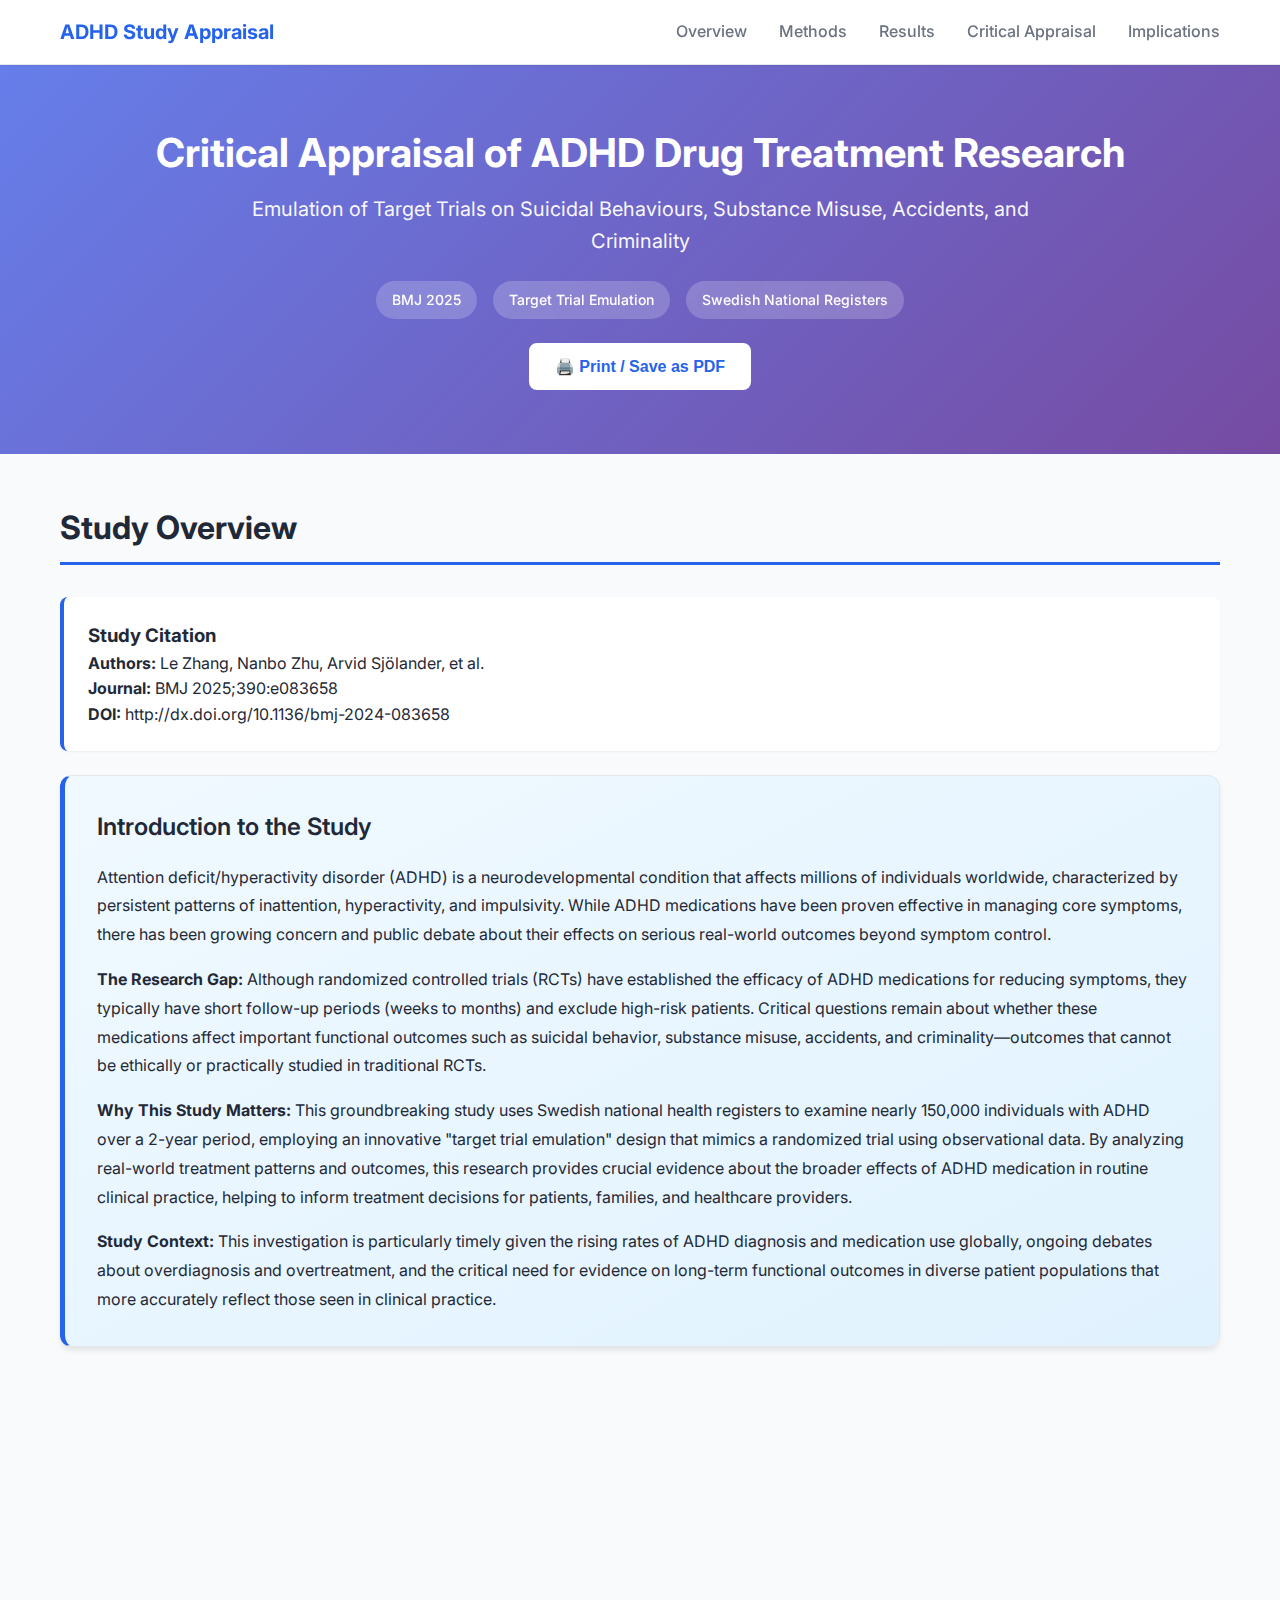
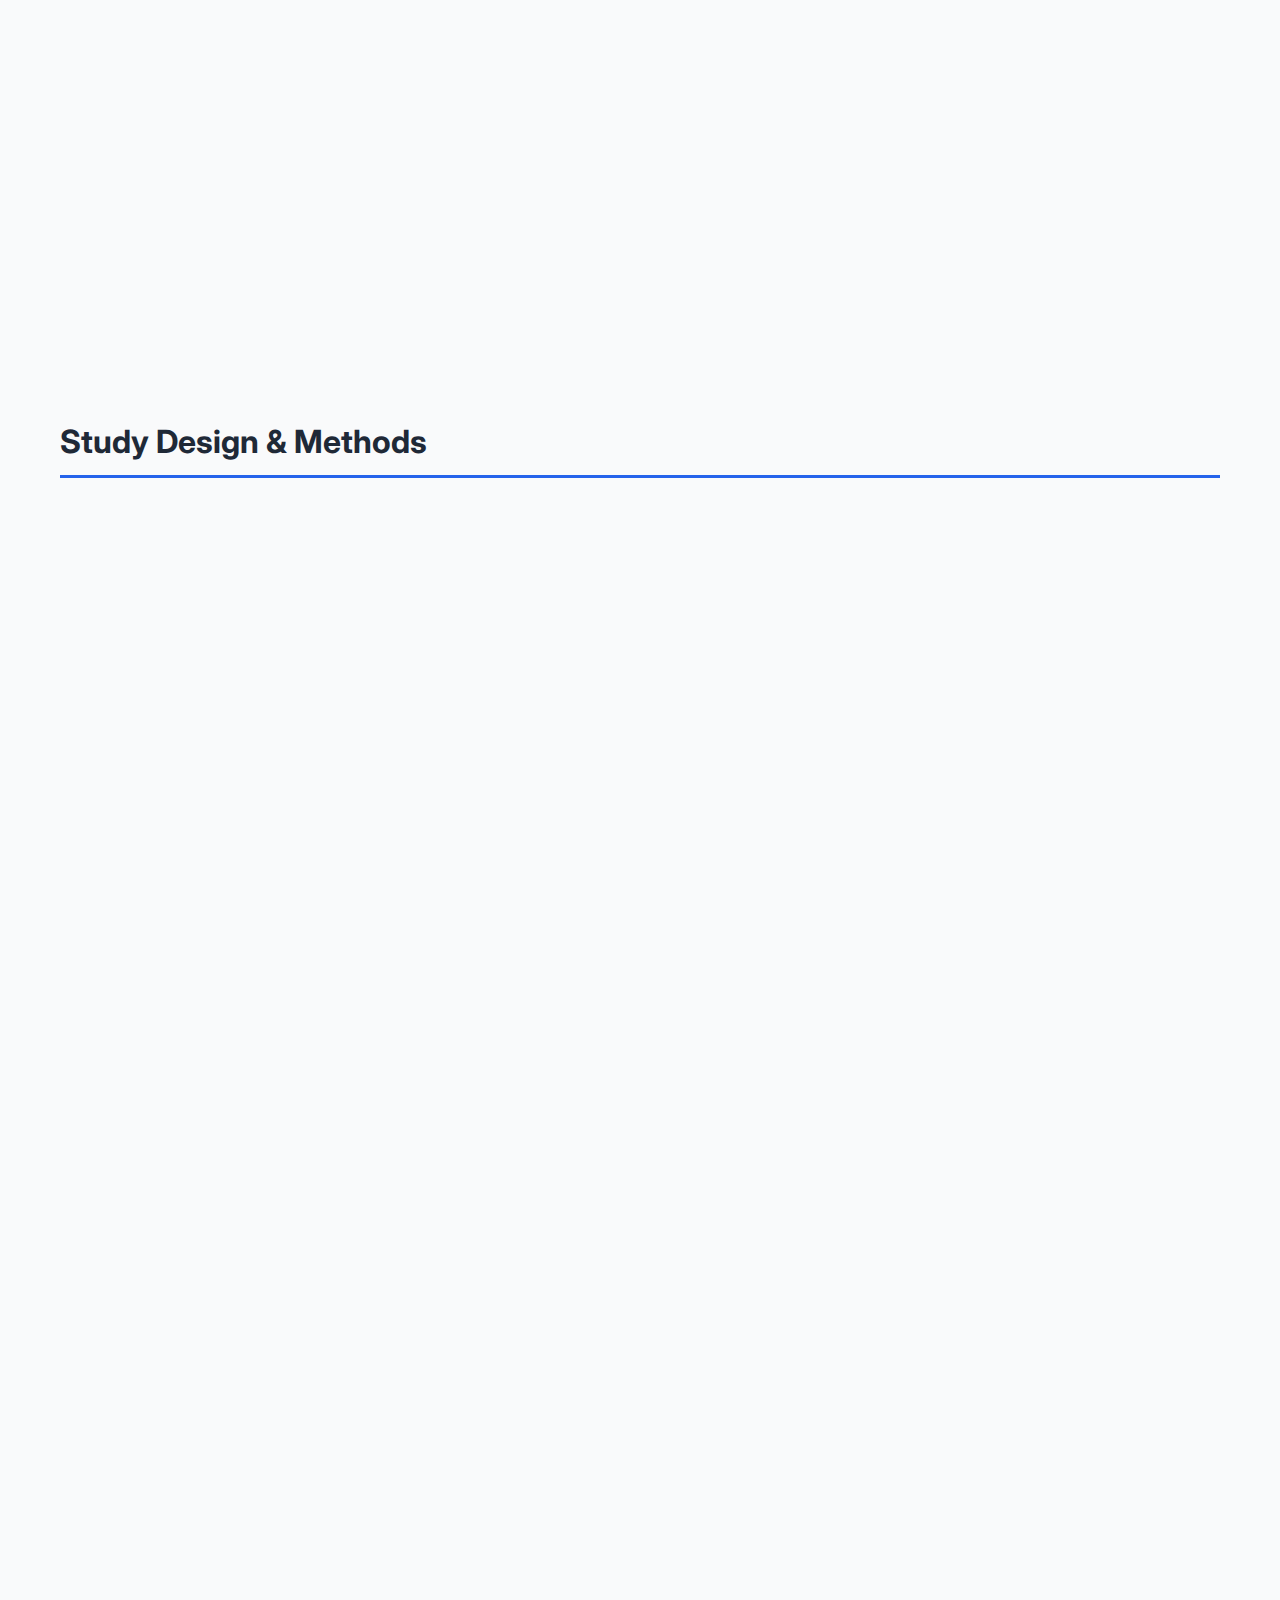
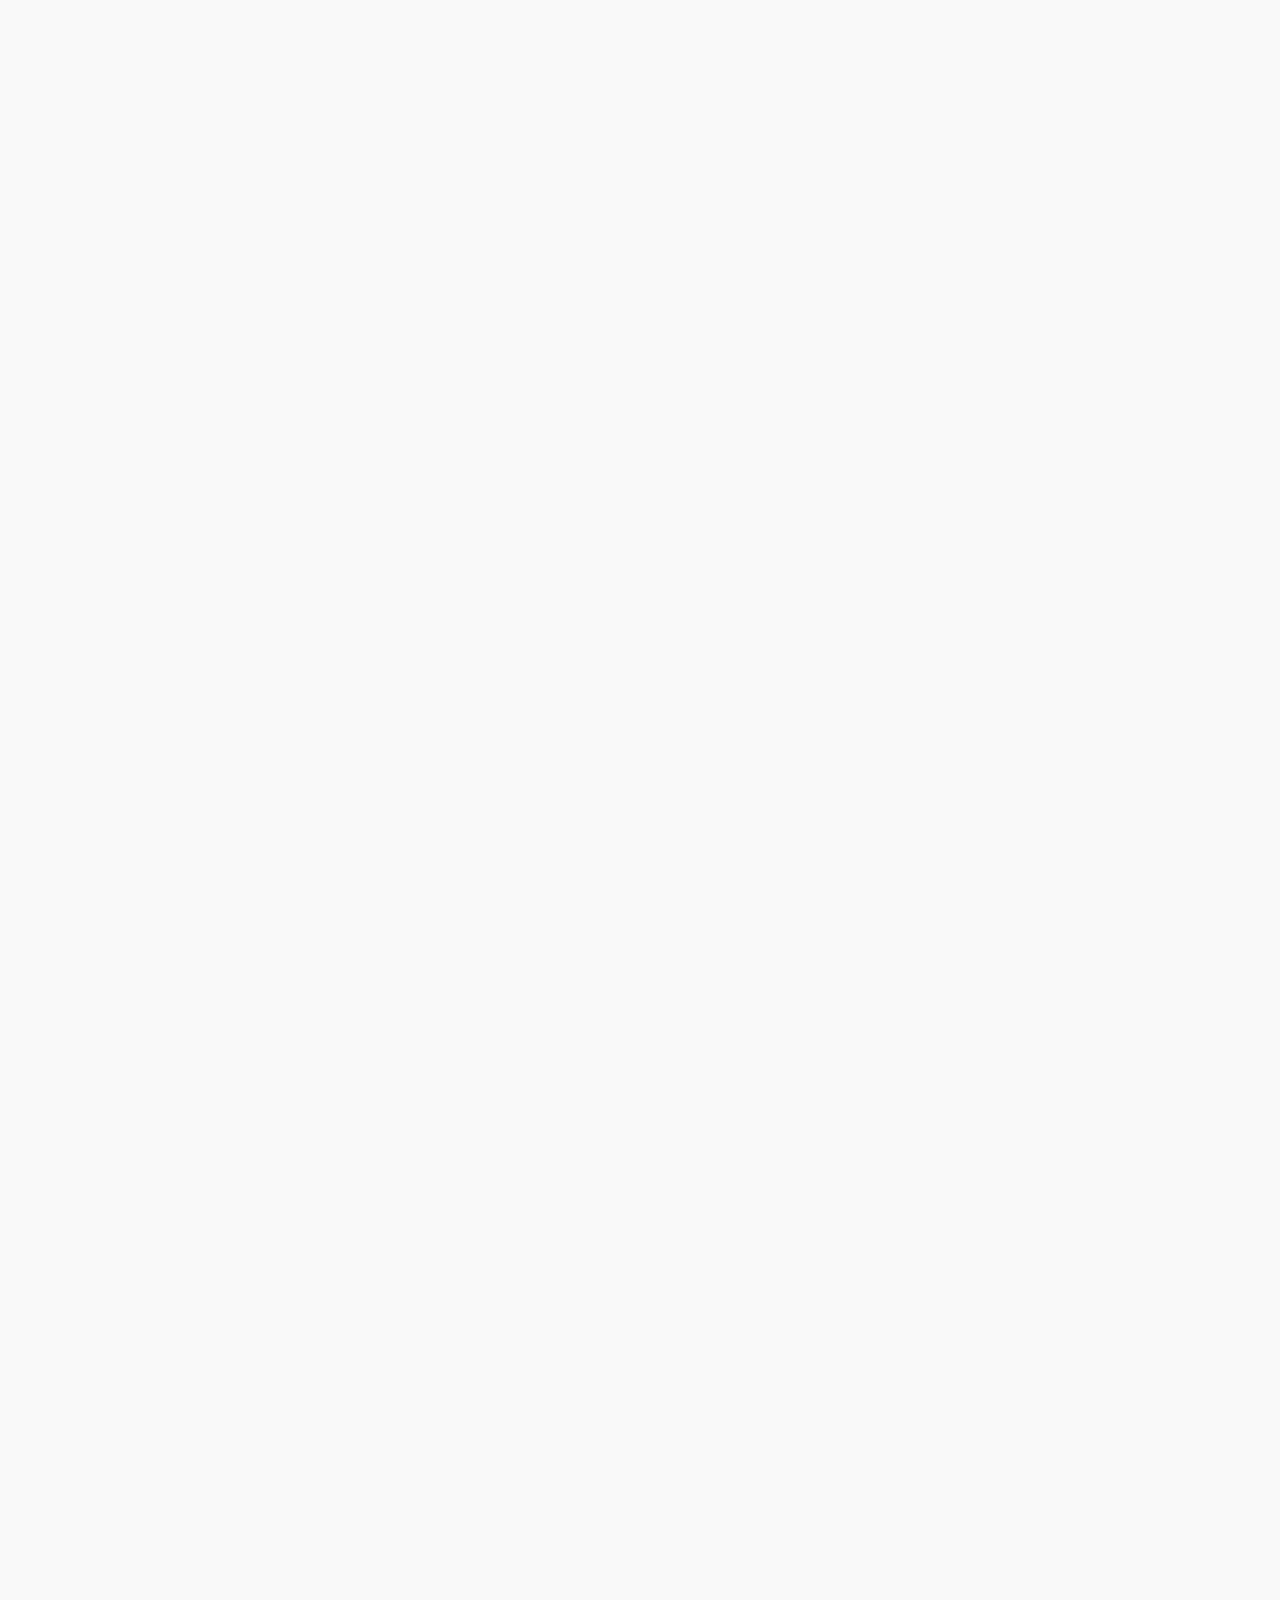
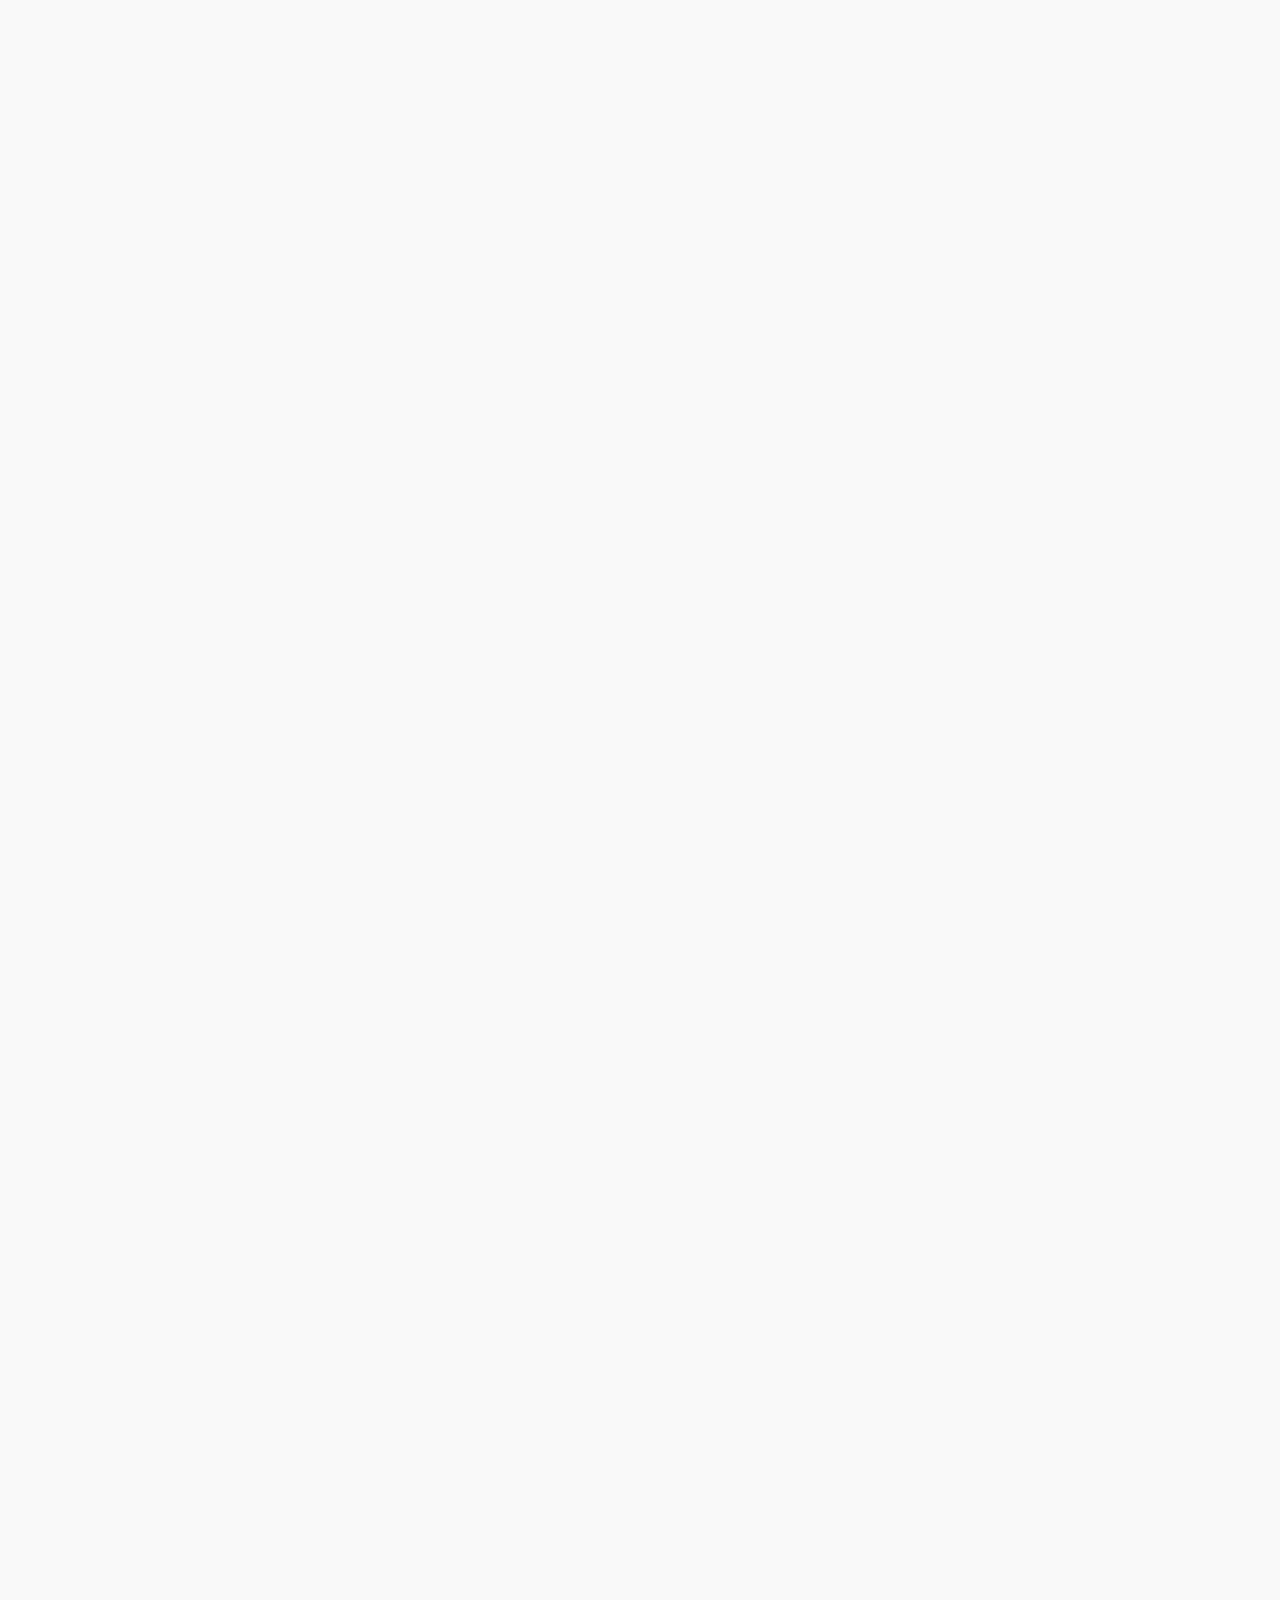
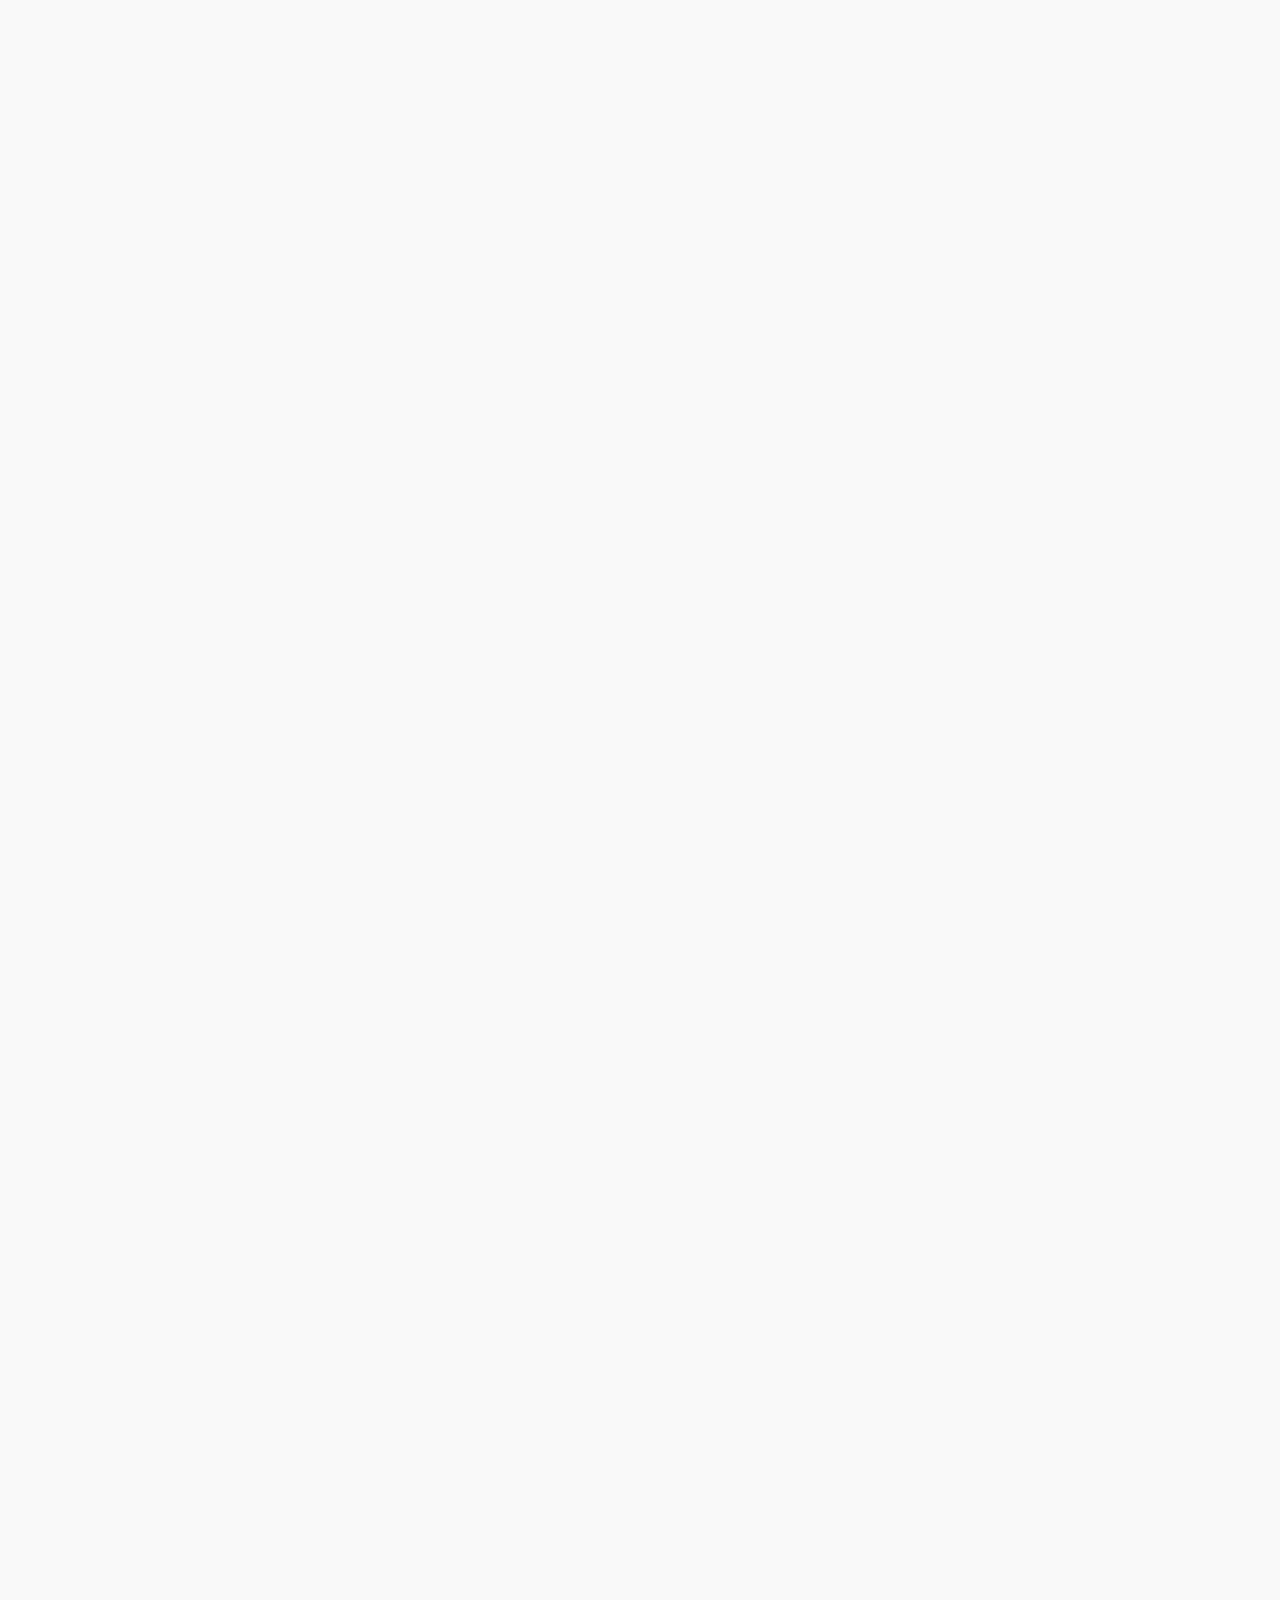
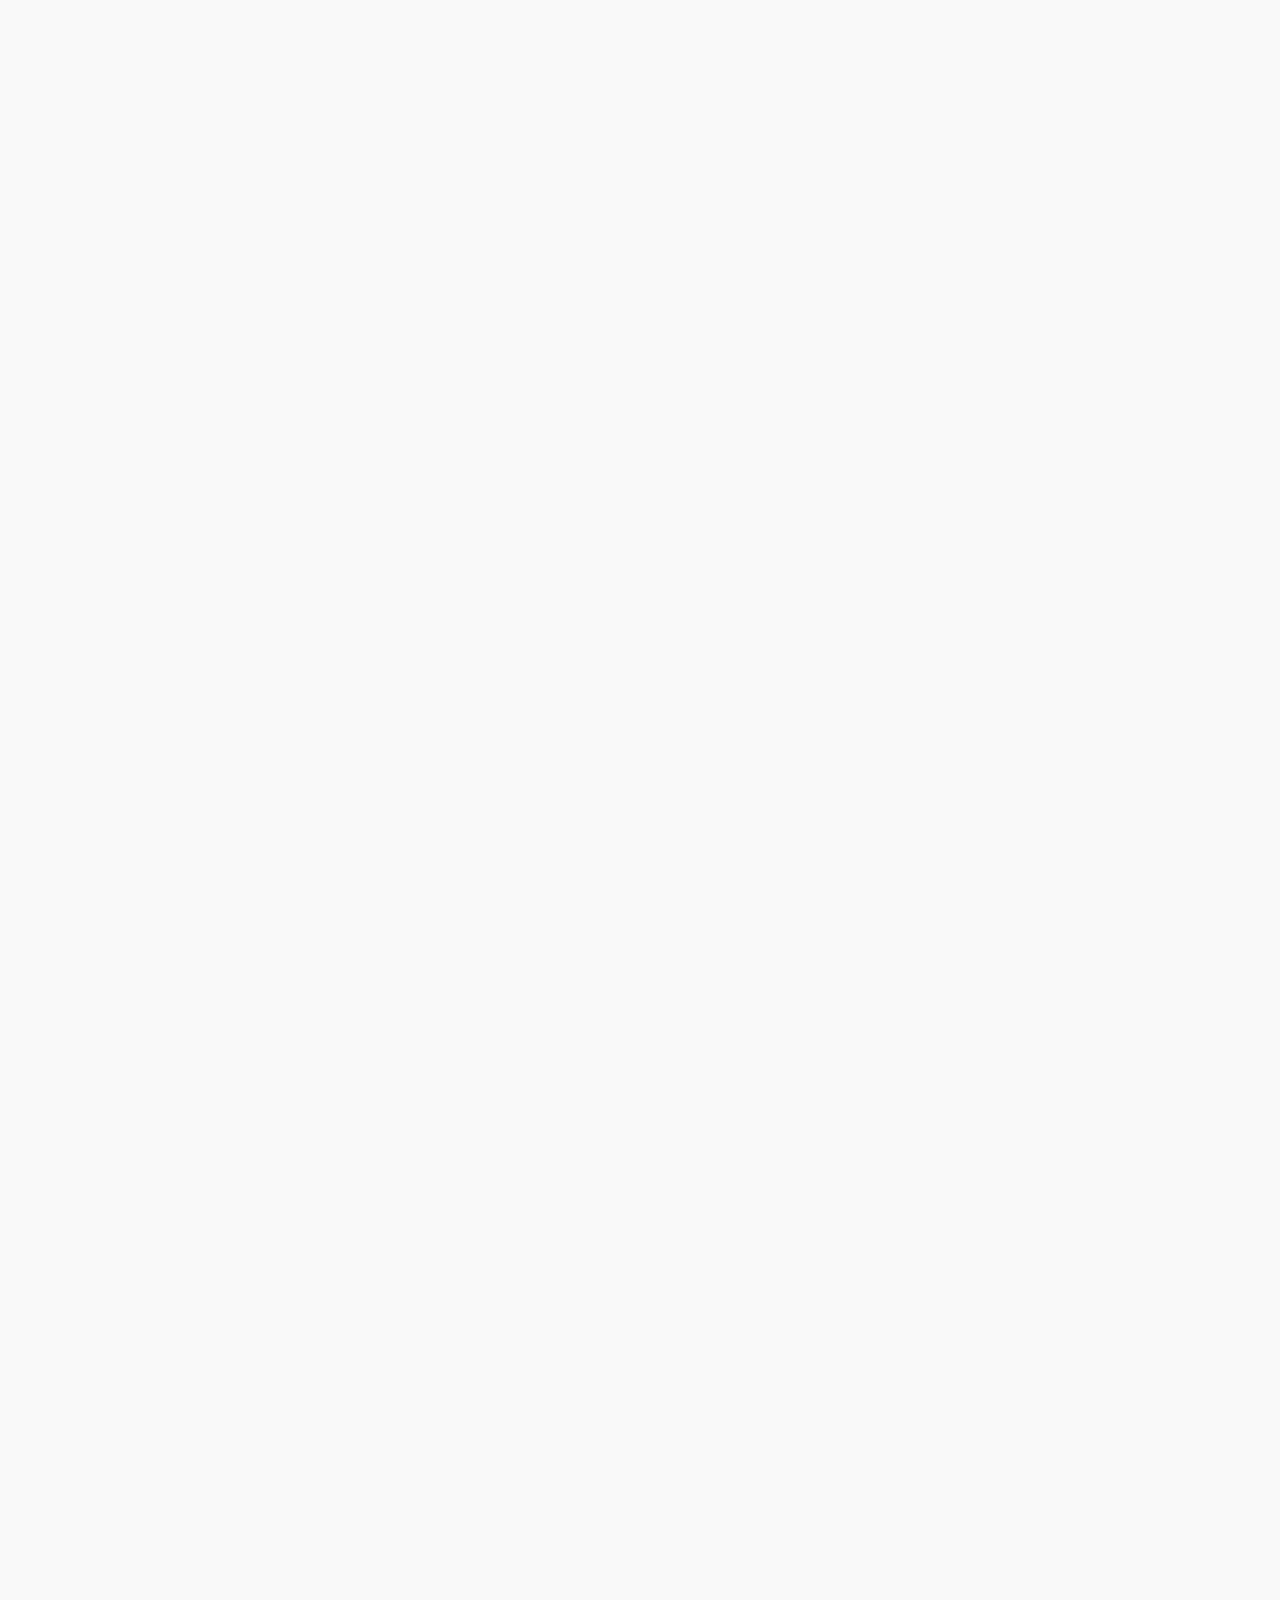
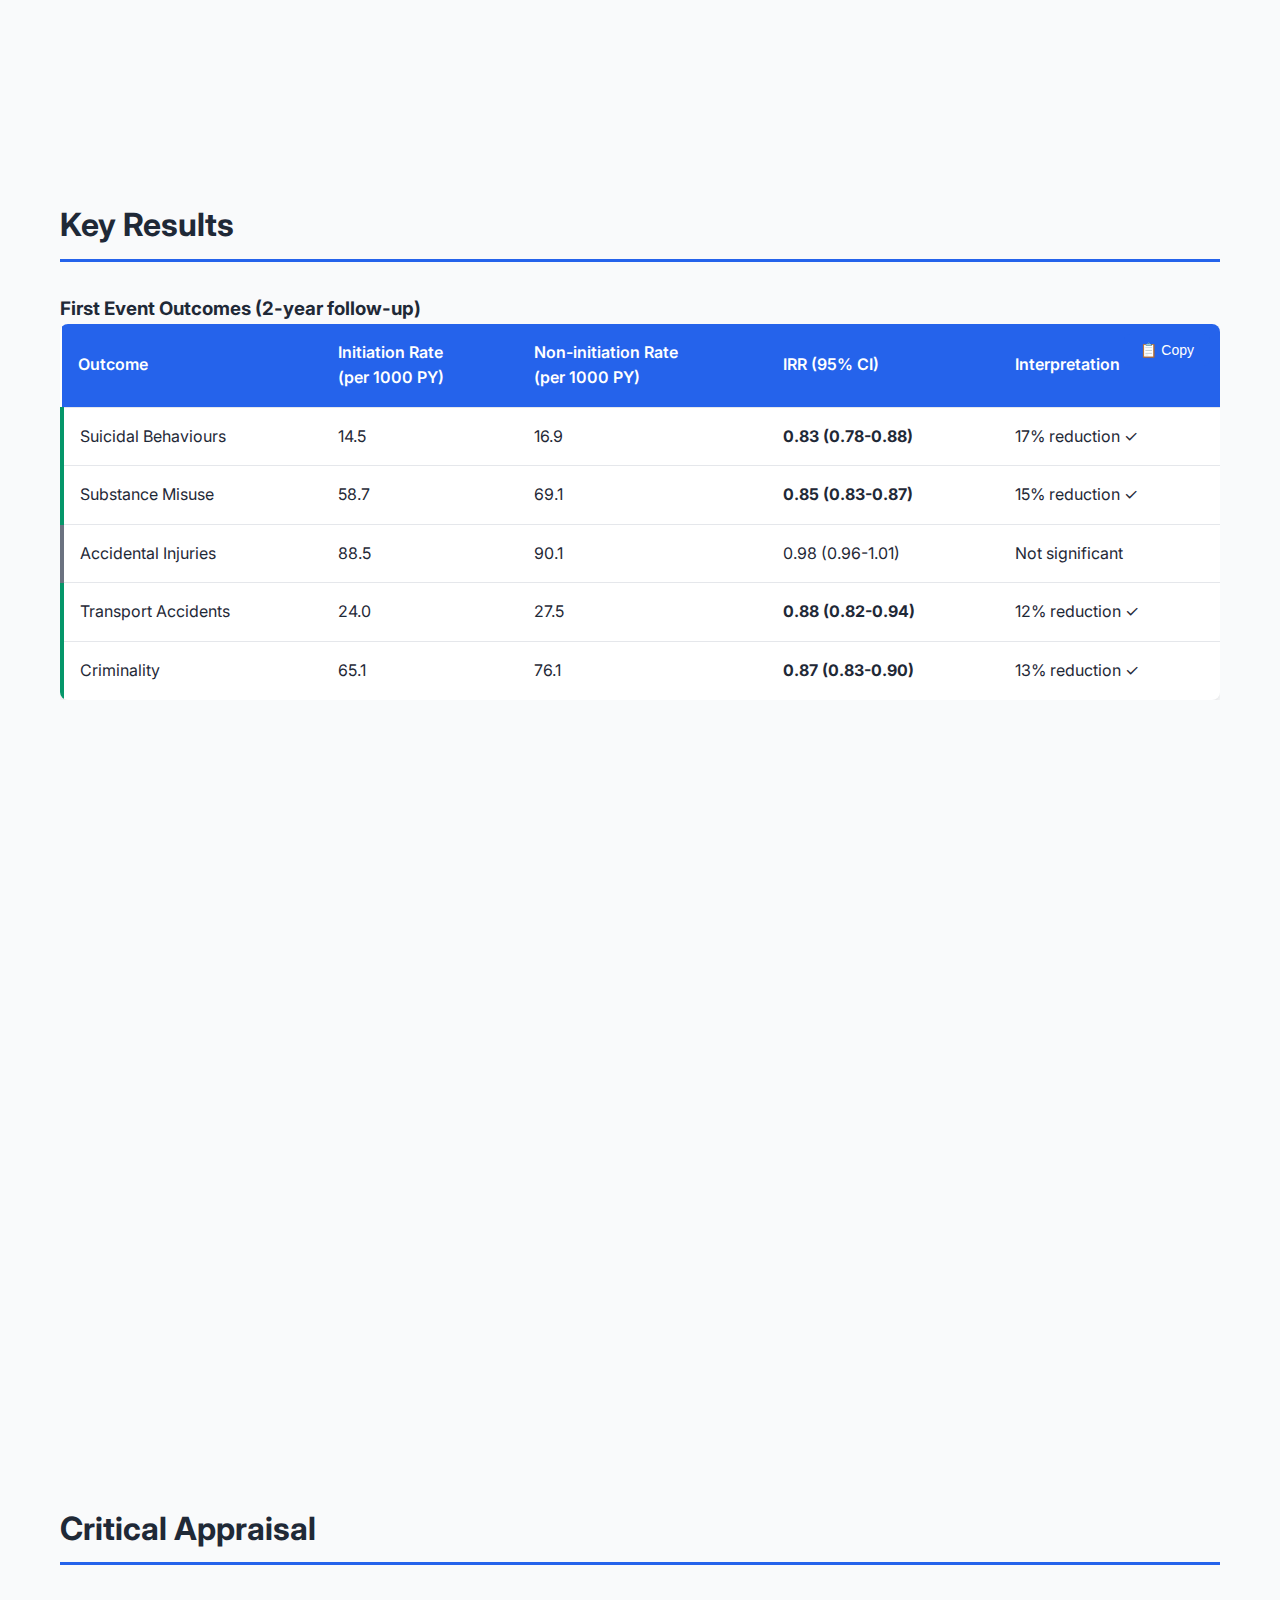
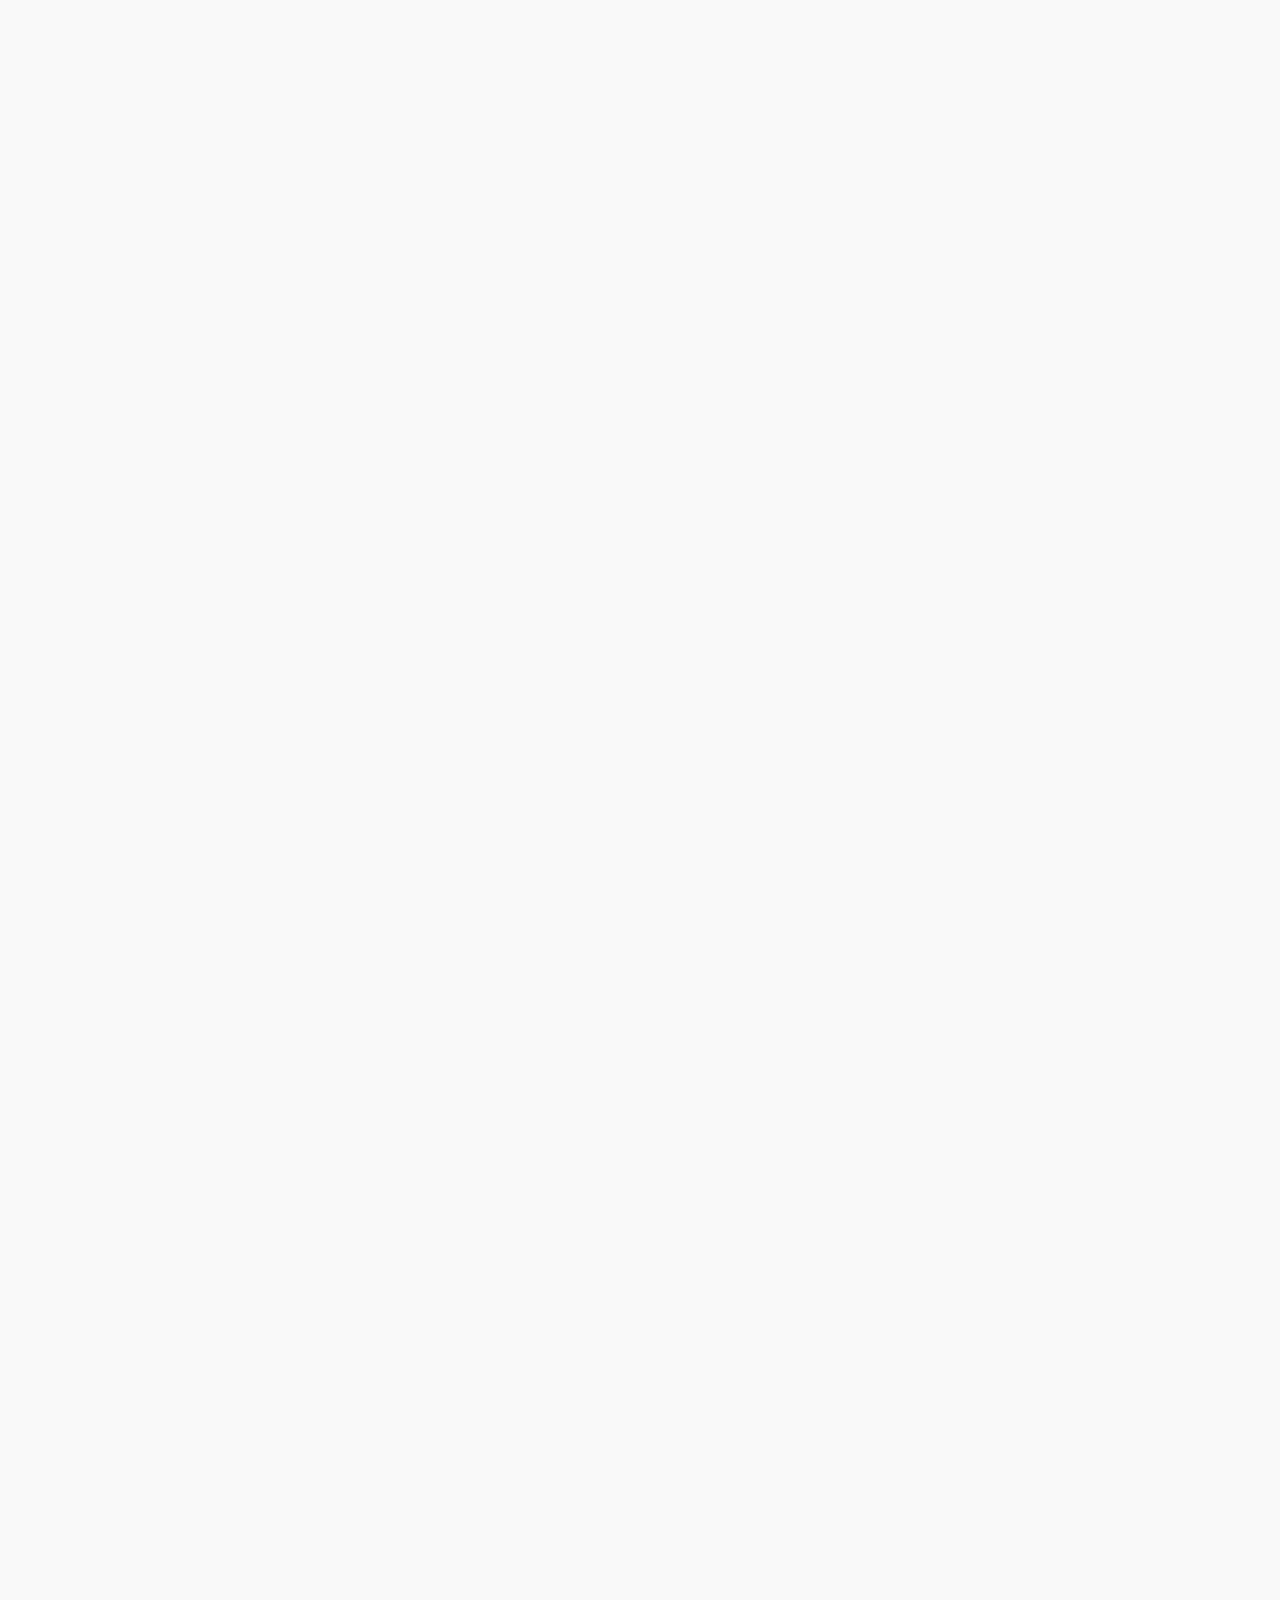
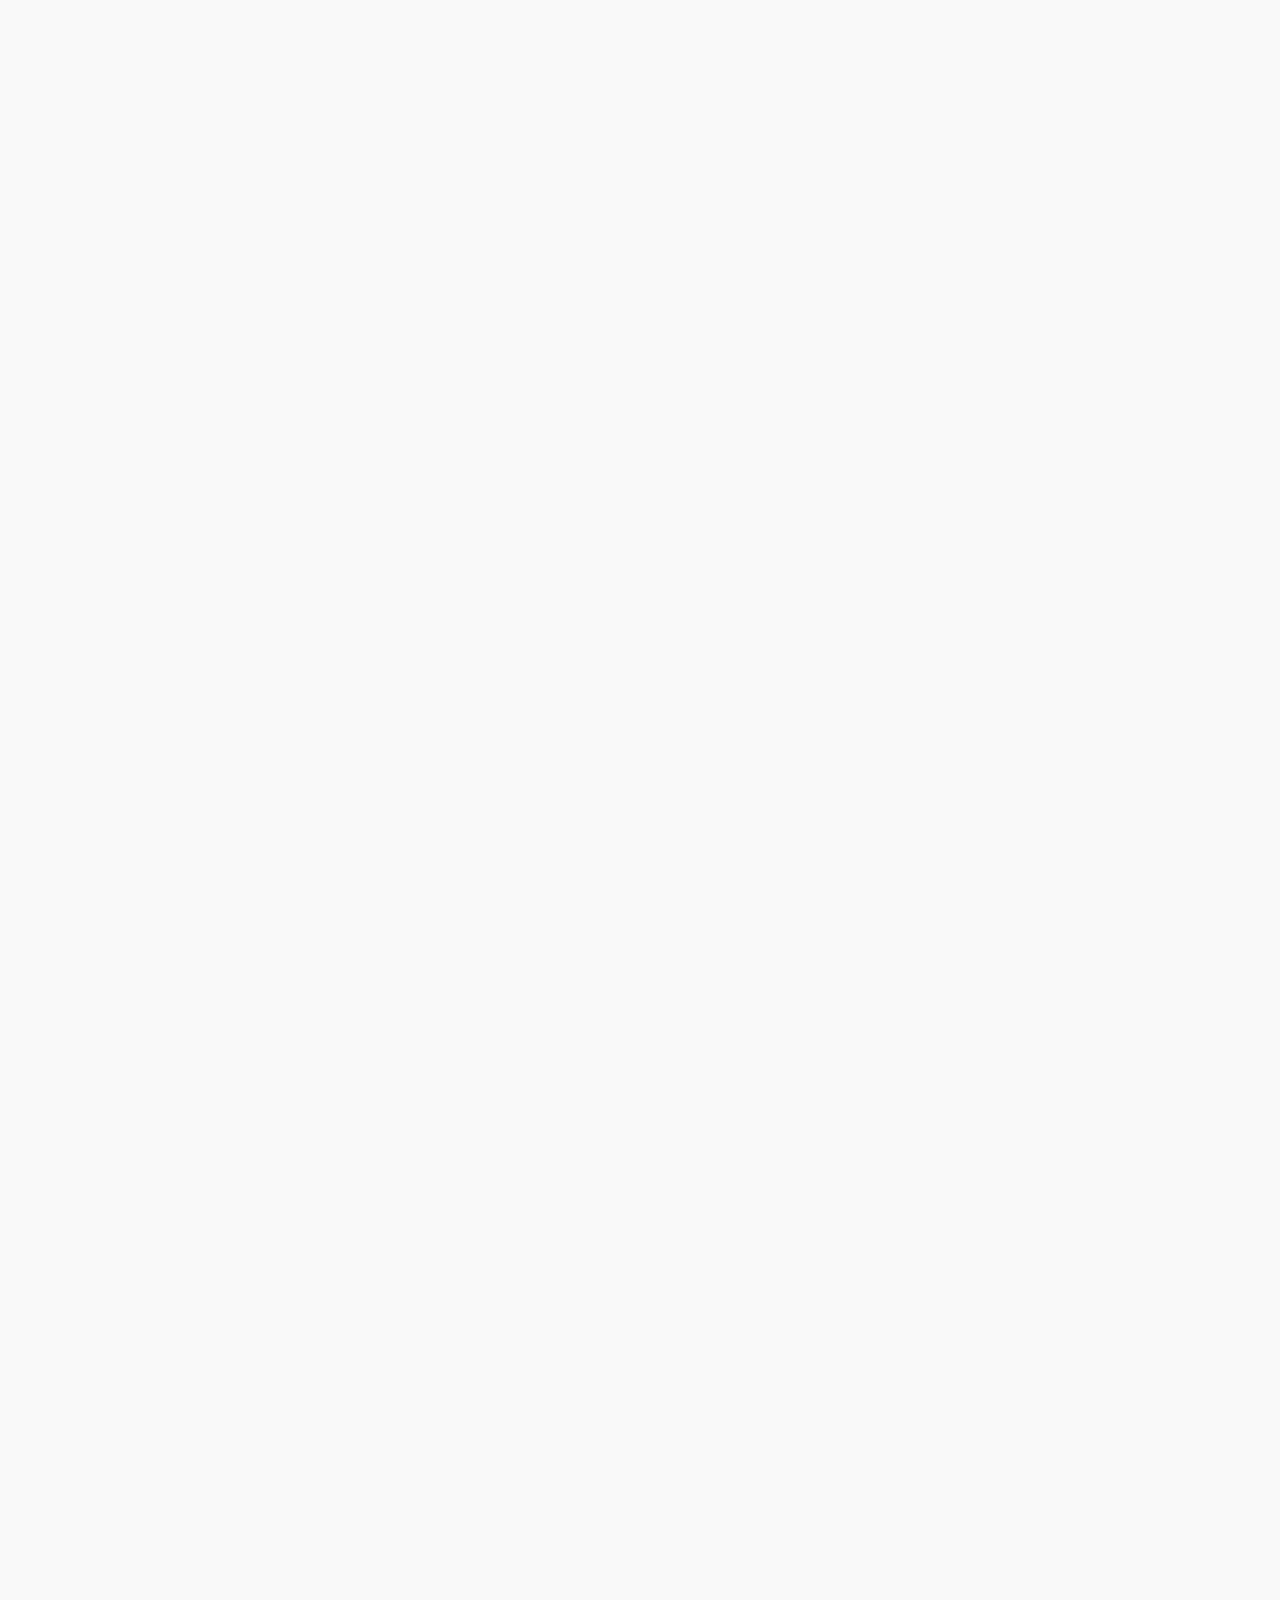
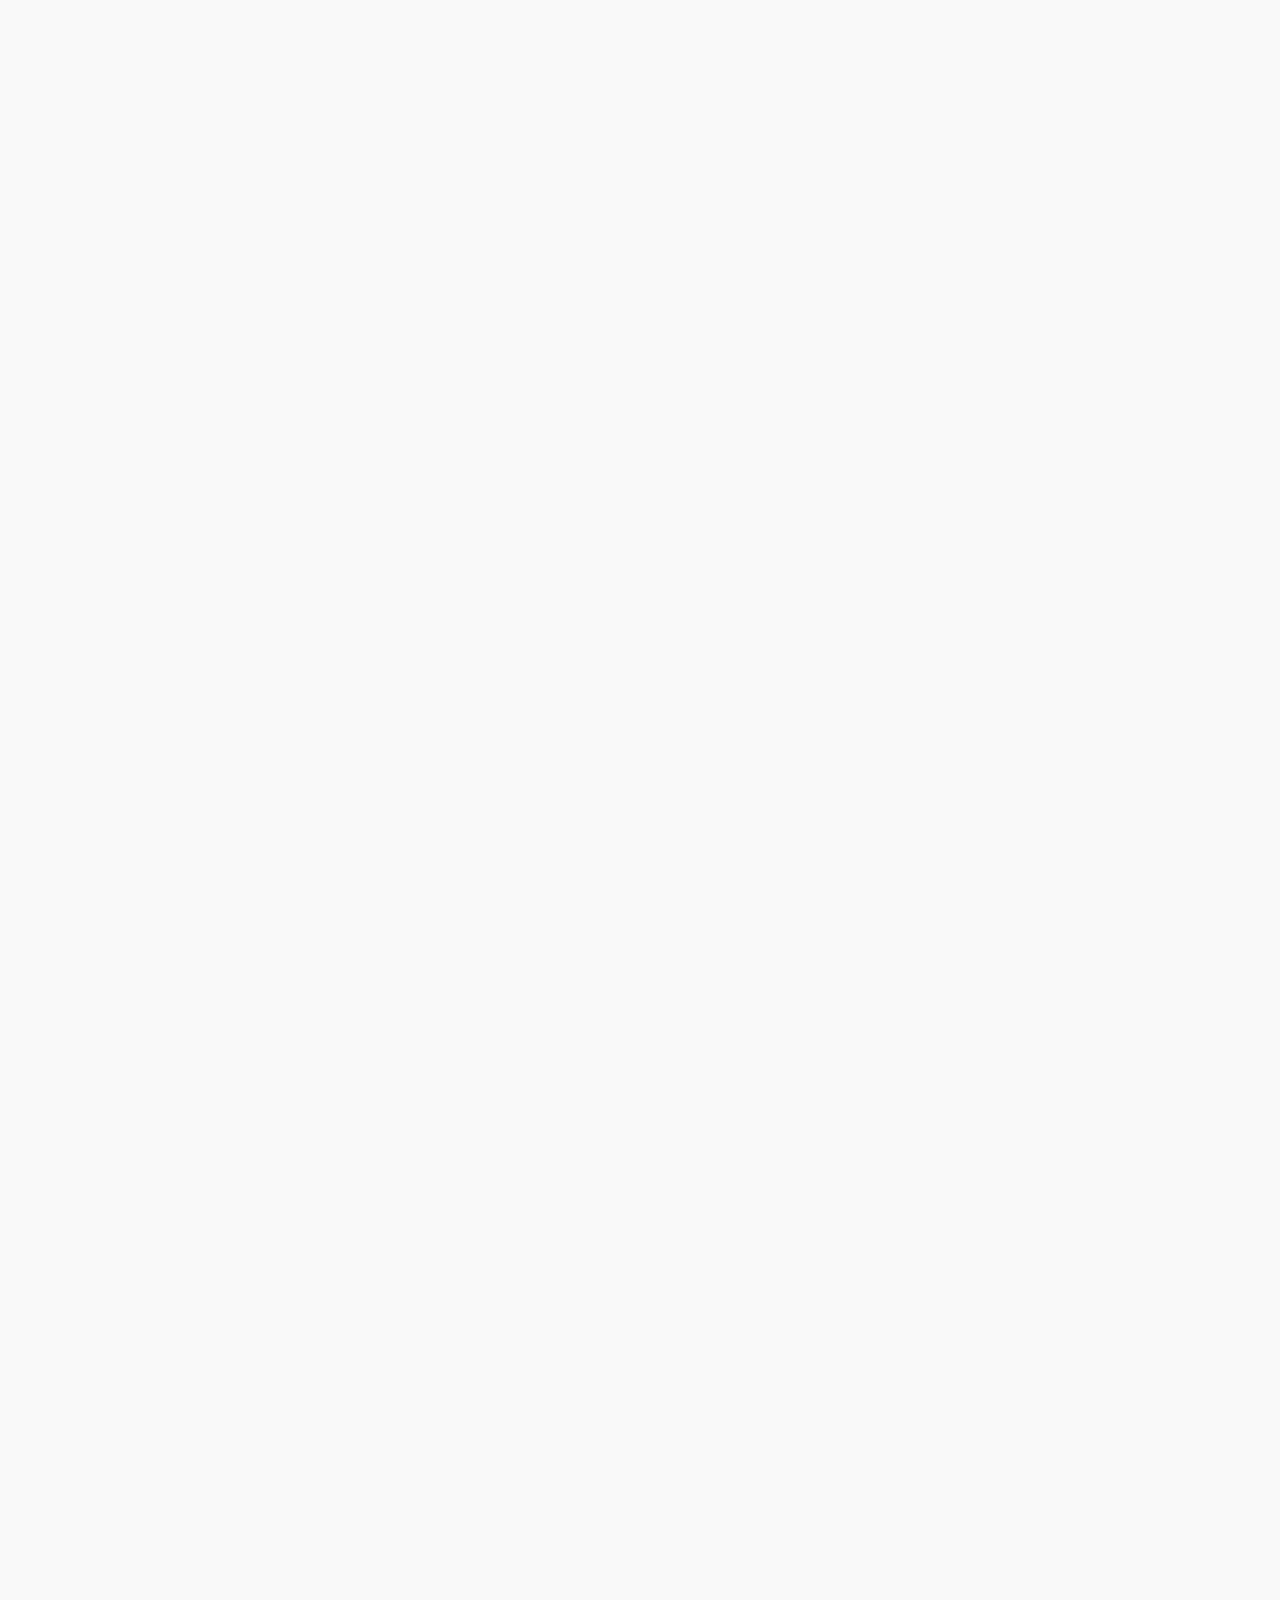
<file: index.html>
<!DOCTYPE html>
<html lang="en">
<head>
    <meta charset="UTF-8">
    <meta name="viewport" content="width=device-width, initial-scale=1.0">
    <title>Critical Appraisal: ADHD Drug Treatment Study</title>
    <link rel="stylesheet" href="styles.css">
    <link href="https://fonts.googleapis.com/css2?family=Inter:wght@300;400;600;700&display=swap" rel="stylesheet">
</head>
<body>
    <!-- Navigation -->
    <nav class="navbar">
        <div class="container">
            <div class="nav-brand">ADHD Study Appraisal</div>
            <ul class="nav-menu">
                <li><a href="#overview">Overview</a></li>
                <li><a href="#methods">Methods</a></li>
                <li><a href="#results">Results</a></li>
                <li><a href="#appraisal">Critical Appraisal</a></li>
                <li><a href="#implications">Implications</a></li>
            </ul>
            <button class="mobile-menu-toggle" aria-label="Toggle menu">
                <span></span>
                <span></span>
                <span></span>
            </button>
        </div>
    </nav>

    <!-- Hero Section -->
    <header class="hero">
        <div class="container">
            <h1>Critical Appraisal of ADHD Drug Treatment Research</h1>
            <p class="subtitle">Emulation of Target Trials on Suicidal Behaviours, Substance Misuse, Accidents, and Criminality</p>
            <div class="study-meta">
                <span class="badge">BMJ 2025</span>
                <span class="badge">Target Trial Emulation</span>
                <span class="badge">Swedish National Registers</span>
            </div>
        </div>
    </header>

    <!-- Main Content -->
    <main class="main-content">
        <div class="container">
            
            <!-- Study Overview Section -->
            <section id="overview" class="section">
                <h2>Study Overview</h2>
                
                <div class="info-card">
                    <h3>Study Citation</h3>
                    <p><strong>Authors:</strong> Le Zhang, Nanbo Zhu, Arvid Sjölander, et al.</p>
                    <p><strong>Journal:</strong> BMJ 2025;390:e083658</p>
                    <p><strong>DOI:</strong> http://dx.doi.org/10.1136/bmj-2024-083658</p>
                </div>

                <div class="card introduction-card">
                    <h3>Introduction to the Study</h3>
                    <p>Attention deficit/hyperactivity disorder (ADHD) is a neurodevelopmental condition that affects millions of individuals worldwide, characterized by persistent patterns of inattention, hyperactivity, and impulsivity. While ADHD medications have been proven effective in managing core symptoms, there has been growing concern and public debate about their effects on serious real-world outcomes beyond symptom control.</p>
                    
                    <p><strong>The Research Gap:</strong> Although randomized controlled trials (RCTs) have established the efficacy of ADHD medications for reducing symptoms, they typically have short follow-up periods (weeks to months) and exclude high-risk patients. Critical questions remain about whether these medications affect important functional outcomes such as suicidal behavior, substance misuse, accidents, and criminality—outcomes that cannot be ethically or practically studied in traditional RCTs.</p>
                    
                    <p><strong>Why This Study Matters:</strong> This groundbreaking study uses Swedish national health registers to examine nearly 150,000 individuals with ADHD over a 2-year period, employing an innovative "target trial emulation" design that mimics a randomized trial using observational data. By analyzing real-world treatment patterns and outcomes, this research provides crucial evidence about the broader effects of ADHD medication in routine clinical practice, helping to inform treatment decisions for patients, families, and healthcare providers.</p>
                    
                    <p><strong>Study Context:</strong> This investigation is particularly timely given the rising rates of ADHD diagnosis and medication use globally, ongoing debates about overdiagnosis and overtreatment, and the critical need for evidence on long-term functional outcomes in diverse patient populations that more accurately reflect those seen in clinical practice.</p>
                </div>

                <div class="grid-2">
                    <div class="card">
                        <h3>Study Population</h3>
                        <ul class="key-points">
                            <li><strong>148,581 individuals</strong> with ADHD diagnosis</li>
                            <li>Ages 6-64 years</li>
                            <li>41.3% female</li>
                            <li>Median age: 17.4 years</li>
                            <li>Swedish national registers (2007-2020)</li>
                        </ul>
                    </div>
                    
                    <div class="card">
                        <h3>Study Objectives</h3>
                        <ul class="key-points">
                            <li>Examine effects of ADHD drug treatment on:</li>
                            <li>• Suicidal behaviours</li>
                            <li>• Substance misuse</li>
                            <li>• Accidental injuries</li>
                            <li>• Transport accidents</li>
                            <li>• Criminality</li>
                        </ul>
                    </div>
                </div>

                <div class="info-card highlight">
                    <h3>Key Findings Summary</h3>
                    <p>ADHD drug treatment was associated with <strong>reduced rates</strong> of first occurrence of suicidal behaviours (IRR 0.83), substance misuse (IRR 0.85), transport accidents (IRR 0.88), and criminality (IRR 0.87), but <strong>not significantly</strong> for accidental injuries (IRR 0.98). Effects were <strong>more pronounced</strong> for recurrent events, with all five outcomes showing significant reductions.</p>
                </div>
            </section>

            <!-- Methods Section -->
            <section id="methods" class="section">
                <h2>Study Design & Methods</h2>
                
                <div class="card">
                    <h3>Study Design: Target Trial Emulation</h3>
                    <p>This innovative approach mimics a randomized controlled trial (RCT) using observational data from Swedish national registers.</p>
                    
                    <div class="method-explanation">
                        <h4>🎯 What is Target Trial Emulation?</h4>
                        <p><strong>The Challenge:</strong> Randomized controlled trials (RCTs) are the gold standard for determining whether a treatment causes an outcome. However, conducting RCTs for serious adverse outcomes like suicide, substance misuse, or criminality in ADHD patients is ethically problematic and practically infeasible. We cannot randomly assign people to take or not take medication and wait to see who attempts suicide or commits crimes.</p>
                        
                        <p><strong>The Solution:</strong> Target trial emulation is a sophisticated methodological framework that uses observational data (from health registers, insurance claims, etc.) to emulate what would have happened if we could have ethically conducted a randomized trial. The approach involves explicitly defining a hypothetical "target trial" - specifying all design elements exactly as if we were planning an RCT - and then using statistical techniques to emulate that trial using real-world data.</p>
                        
                        <p><strong>How It Works:</strong> Researchers first specify the protocol of the hypothetical RCT they wish they could conduct, including:</p>
                        <ul>
                            <li><strong>Eligibility criteria:</strong> Who would be eligible? (e.g., newly diagnosed ADHD patients aged 6-64)</li>
                            <li><strong>Treatment strategies:</strong> What treatments would be compared? (e.g., initiating medication vs. not initiating)</li>
                            <li><strong>Assignment procedures:</strong> When would treatment be assigned? (e.g., within 3 months of diagnosis)</li>
                            <li><strong>Follow-up period:</strong> How long would patients be followed? (e.g., 2 years)</li>
                            <li><strong>Outcomes:</strong> What would be measured? (e.g., suicidal behavior, substance misuse)</li>
                            <li><strong>Causal contrast:</strong> What effect would be estimated? (e.g., per-protocol effect of sustained treatment)</li>
                        </ul>
                        
                        <p><strong>Key Advantages Over Traditional Observational Studies:</strong></p>
                        <ul>
                            <li>Forces researchers to explicitly state assumptions and design choices upfront</li>
                            <li>Prevents common biases like immortal time bias (time during which events cannot occur by design)</li>
                            <li>Makes findings more comparable to RCT evidence</li>
                            <li>Allows for replication and verification by other researchers</li>
                            <li>Enables examination of questions that RCTs cannot address due to ethical or practical constraints</li>
                        </ul>
                    </div>
                    
                    <div class="method-box">
                        <h4>Treatment Strategies Compared:</h4>
                        <div class="grid-2">
                            <div class="strategy-box initiation">
                                <h5>Initiation Group (n=84,282)</h5>
                                <p>Started ADHD drug treatment within 3 months of diagnosis and remained on treatment</p>
                            </div>
                            <div class="strategy-box non-initiation">
                                <h5>Non-initiation Group (n=64,377)</h5>
                                <p>Did not start ADHD drug treatment during follow-up</p>
                            </div>
                        </div>
                    </div>
                </div>

                <div class="grid-2">
                    <div class="card">
                        <h3>Data Sources</h3>
                        <ul class="key-points">
                            <li><strong>Swedish Total Population Register:</strong> Demographics</li>
                            <li><strong>National Patient Register:</strong> Diagnoses (inpatient/outpatient)</li>
                            <li><strong>Prescribed Drug Register:</strong> All dispensed medications</li>
                            <li><strong>Cause of Death Register:</strong> Mortality data</li>
                            <li><strong>National Crime Register:</strong> Convictions</li>
                            <li><strong>LISA Database:</strong> Labor market, education, social data</li>
                        </ul>
                    </div>
                    
                    <div class="card">
                        <h3>Statistical Analysis: The Clone-Censor-Weight Approach</h3>
                        <p><strong>To properly emulate a randomized trial using observational data, this study employed a sophisticated three-step approach that eliminates immortal time bias and other common sources of bias in observational studies:</strong></p>
                        
                        <div class="step-by-step">
                            <div class="step-item">
                                <h5>Step 1: CLONING - Creating Parallel Universes</h5>
                                <p><strong>What It Means:</strong> At the moment of ADHD diagnosis (time zero), each individual is "cloned" - creating two identical copies of the same person. One clone is assigned to the "initiation" treatment strategy, and the other clone is assigned to the "non-initiation" strategy.</p>
                                
                                <p><strong>Why It's Necessary:</strong> In reality, we can only observe what happens to each person under the treatment they actually received. But to estimate causal effects, we need to know what <em>would have happened</em> if the same person had received the other treatment. Cloning simulates this by creating counterfactual scenarios where the same individual follows different treatment paths.</p>
                                
                                <p><strong>How It Works:</strong> Imagine person A is diagnosed with ADHD on January 1st. At this moment:</p>
                                <ul>
                                    <li><strong>Clone A-1</strong> is assigned to "initiation strategy": Must start medication within 3 months and stay on it</li>
                                    <li><strong>Clone A-2</strong> is assigned to "non-initiation strategy": Must never start medication</li>
                                    <li>Both clones have identical characteristics: same age, sex, psychiatric history, medical conditions, etc.</li>
                                </ul>
                                
                                <div class="example-box">
                                    <strong>Example:</strong> If 148,581 individuals were diagnosed with ADHD, cloning creates 297,162 total observations (148,581 × 2) - essentially doubling the dataset to represent both treatment scenarios for each person.
                                </div>
                                
                                <p><strong>Technical Note:</strong> This approach is based on the potential outcomes framework (Rubin's causal model), where each person has multiple potential outcomes - one for each treatment they could potentially receive. Cloning makes these potential outcomes explicit in the data structure.</p>
                            </div>
                            
                            <div class="step-item">
                                <h5>Step 2: CENSORING - Removing Protocol Deviations</h5>
                                <p><strong>What It Means:</strong> Each month during follow-up, researchers check whether each clone is still adhering to their assigned treatment strategy. If a clone deviates from their assigned protocol, they are immediately censored (removed from further follow-up).</p>
                                
                                <p><strong>Why It's Necessary:</strong> In a real RCT with perfect adherence, patients in the "treatment" group would take medication continuously, and patients in the "control" group would never take it. But in observational data, people don't follow predetermined protocols - they start and stop medications based on real-world factors. If we don't account for this, we introduce "immortal time bias" and confounding by time-varying factors.</p>
                                
                                <p><strong>How It Works:</strong></p>
                                <ul>
                                    <li><strong>For initiation clones:</strong> Follow-up continues as long as the person keeps taking medication (defined as having medication dispensed and no gap >90 days). If they stop medication or never start within 3 months, that clone is censored.</li>
                                    <li><strong>For non-initiation clones:</strong> Follow-up continues as long as the person does not start medication. If they start medication at any point, that clone is censored immediately before the initiation date.</li>
                                    <li><strong>Monthly monitoring:</strong> Adherence is checked every month using prescription dispensing records</li>
                                </ul>
                                
                                <div class="example-box">
                                    <strong>Example:</strong> Person B is diagnosed with ADHD in March. Their "initiation clone" starts medication in April and takes it continuously for 8 months, then stops in December. Their "non-initiation clone" never starts medication during follow-up.
                                    <br><br>
                                    <strong>Result:</strong> The initiation clone contributes 8 months of follow-up data (April-November), then is censored in December when treatment stops. The non-initiation clone contributes full 2-year follow-up (March-March). Any outcomes during those periods are counted for their respective strategies.
                                </div>
                                
                                <p><strong>What This Prevents:</strong></p>
                                <ul>
                                    <li><strong>Immortal time bias:</strong> Prevents counting time before treatment starts as "treated time"</li>
                                    <li><strong>Confounding by indication:</strong> People who stop medication might do so because they're getting worse - we don't want to attribute their bad outcomes to medication</li>
                                    <li><strong>Ensures fair comparison:</strong> Only compares time periods where people are actually following their assigned protocol</li>
                                </ul>
                                
                                <p><strong>Important Implication:</strong> This creates a per-protocol analysis (effect of sustained treatment) rather than an intention-to-treat analysis (effect of being offered treatment). The results tell us what happens if people stay on medication, not what happens if they're simply prescribed it.</p>
                            </div>
                            
                            <div class="step-item">
                                <h5>Step 3: WEIGHTING - Correcting for Selection Bias</h5>
                                <p><strong>What It Means:</strong> After censoring, the clones who remain in each treatment group may no longer be comparable - those who stay on medication might systematically differ from those who never start. Inverse probability weighting (IPW) corrects this by giving more weight to underrepresented individuals and less weight to overrepresented ones.</p>
                                
                                <p><strong>Why It's Necessary:</strong> Censoring is not random. People who continue medication vs. those who don't start or stop it differ in many ways:</p>
                                <ul>
                                    <li>Those staying on medication may have more severe ADHD symptoms</li>
                                    <li>They may have better access to healthcare</li>
                                    <li>They may have fewer side effects</li>
                                    <li>They may have more family support</li>
                                    <li>They may have different psychiatric comorbidities</li>
                                </ul>
                                <p>Without correction, we'd be comparing different types of people, not the pure effect of medication.</p>
                                
                                <p><strong>How It Works:</strong></p>
                                <ol>
                                    <li><strong>Predict censoring probability:</strong> Build statistical models that predict, for each person at each time point, the probability of being censored based on all measured characteristics (age, sex, psychiatric comorbidities, previous hospitalizations, medications, socioeconomic status, etc.)</li>
                                    
                                    <li><strong>Calculate weights:</strong> Each person's weight = 1 / (probability of remaining uncensored). This means:
                                        <ul>
                                            <li>People with low probability of remaining in their group (rare types) get high weights</li>
                                            <li>People with high probability of remaining (common types) get low weights</li>
                                        </ul>
                                    </li>
                                    
                                    <li><strong>Apply weights in analysis:</strong> When calculating outcome rates, each person contributes their weight rather than just counting as "1". This makes the weighted sample resemble what would have happened under random assignment.</li>
                                </ol>
                                
                                <div class="example-box">
                                    <strong>Simplified Example:</strong> Suppose people with depression are more likely to stop ADHD medication (80% stop vs. 20% continue). In the uncensored "initiation" group, people with depression would be underrepresented. 
                                    <br><br>
                                    Person C has depression and stays on medication (rare - only 20% do this). Their probability of not being censored = 0.2, so their weight = 1/0.2 = 5. Person C counts as "5 people" in the analysis.
                                    <br><br>
                                    Person D has no depression and stays on medication (common - 80% do this). Their probability = 0.8, so their weight = 1/0.8 = 1.25. Person D counts as "1.25 people" in the analysis.
                                    <br><br>
                                    This upweighting of Person C ensures people with depression are properly represented, as they would be if treatment assignment were random.
                                </div>
                                
                                <p><strong>Technical Details:</strong></p>
                                <ul>
                                    <li><strong>Stabilized weights used:</strong> Weights are stabilized by multiplying by the marginal probability of not being censored, preventing extreme weights that could make results unstable</li>
                                    <li><strong>Time-varying weights:</strong> Weights are recalculated each month as characteristics and circumstances change</li>
                                    <li><strong>Covariates included:</strong> 50+ baseline and time-varying factors including demographics, diagnoses, medications, healthcare utilization, and socioeconomic variables</li>
                                    <li><strong>Assumption required:</strong> No unmeasured confounders - all factors affecting both censoring and outcomes must be measured (this is a strong assumption and potential limitation)</li>
                                </ul>
                                
                                <p><strong>What This Achieves:</strong> After weighting, the treatment groups are balanced on all measured characteristics, approximating what would have occurred under random assignment. Any remaining differences in outcomes can be more confidently attributed to the treatment itself rather than to pre-existing differences between groups.</p>
                            </div>
                        </div>
                        
                        <div class="method-explanation" style="margin-top: 1.5rem; background: linear-gradient(to right, #e0f2fe, #bfdbfe);">
                            <h4>📊 Why This Three-Step Approach Matters</h4>
                            <p><strong>Together, these three steps create a rigorous framework that addresses fundamental challenges in causal inference from observational data:</strong></p>
                            <ul>
                                <li><strong>Cloning</strong> makes the target trial explicit and creates the counterfactual framework needed for causal inference</li>
                                <li><strong>Censoring</strong> ensures we're comparing apples to apples - only time periods where protocols are followed</li>
                                <li><strong>Weighting</strong> corrects for selection bias introduced by non-random censoring, making groups comparable</li>
                            </ul>
                            <p><strong>The result is an estimate of the per-protocol causal effect:</strong> What is the effect of actually taking ADHD medication continuously compared to never taking it, for patients who could plausibly follow either strategy? This is highly relevant for clinical decision-making, as it tells us what benefits patients can expect if they stay on treatment.</p>
                        </div>
                        
                        <p class="note"><strong>Analysis type:</strong> Per-protocol effect of sustained treatment (not intention-to-treat). Results apply to patients who adhere to treatment, which is the clinically relevant question for most treatment decisions.</p>
                    </div>
                </div>

                <div class="card">
                    <h3>Medications Included</h3>
                    <div class="medication-stats">
                        <div class="med-item">
                            <span class="med-name">Methylphenidate</span>
                            <span class="med-percent">88.4%</span>
                        </div>
                        <div class="med-item">
                            <span class="med-name">Atomoxetine</span>
                            <span class="med-percent">7.9%</span>
                        </div>
                        <div class="med-item">
                            <span class="med-name">Lisdexamfetamine</span>
                            <span class="med-percent">3.3%</span>
                        </div>
                        <div class="med-item">
                            <span class="med-name">Others (amphetamine, dexamphetamine, guanfacine)</span>
                            <span class="med-percent">&lt;1%</span>
                        </div>
                    </div>
                </div>
            </section>

            <!-- Results Section -->
            <section id="results" class="section">
                <h2>Key Results</h2>
                
                <div class="results-summary">
                    <h3>First Event Outcomes (2-year follow-up)</h3>
                    <div class="results-table">
                        <table>
                            <thead>
                                <tr>
                                    <th>Outcome</th>
                                    <th>Initiation Rate<br>(per 1000 PY)</th>
                                    <th>Non-initiation Rate<br>(per 1000 PY)</th>
                                    <th>IRR (95% CI)</th>
                                    <th>Interpretation</th>
                                </tr>
                            </thead>
                            <tbody>
                                <tr class="positive-result">
                                    <td>Suicidal Behaviours</td>
                                    <td>14.5</td>
                                    <td>16.9</td>
                                    <td><strong>0.83 (0.78-0.88)</strong></td>
                                    <td>17% reduction ✓</td>
                                </tr>
                                <tr class="positive-result">
                                    <td>Substance Misuse</td>
                                    <td>58.7</td>
                                    <td>69.1</td>
                                    <td><strong>0.85 (0.83-0.87)</strong></td>
                                    <td>15% reduction ✓</td>
                                </tr>
                                <tr class="neutral-result">
                                    <td>Accidental Injuries</td>
                                    <td>88.5</td>
                                    <td>90.1</td>
                                    <td>0.98 (0.96-1.01)</td>
                                    <td>Not significant</td>
                                </tr>
                                <tr class="positive-result">
                                    <td>Transport Accidents</td>
                                    <td>24.0</td>
                                    <td>27.5</td>
                                    <td><strong>0.88 (0.82-0.94)</strong></td>
                                    <td>12% reduction ✓</td>
                                </tr>
                                <tr class="positive-result">
                                    <td>Criminality</td>
                                    <td>65.1</td>
                                    <td>76.1</td>
                                    <td><strong>0.87 (0.83-0.90)</strong></td>
                                    <td>13% reduction ✓</td>
                                </tr>
                            </tbody>
                        </table>
                    </div>
                </div>

                <div class="info-card highlight">
                    <h3>Recurrent Events: Stronger Effects</h3>
                    <p>For individuals experiencing multiple events, treatment effects were more pronounced:</p>
                    <ul class="key-points">
                        <li>Suicidal behaviours: IRR 0.85 (15% reduction)</li>
                        <li>Substance misuse: IRR 0.75 (25% reduction) ⭐</li>
                        <li>Accidental injuries: IRR 0.96 (4% reduction, now significant)</li>
                        <li>Transport accidents: IRR 0.84 (16% reduction)</li>
                        <li>Criminality: IRR 0.75 (25% reduction) ⭐</li>
                    </ul>
                </div>

                <div class="grid-2">
                    <div class="card">
                        <h3>Subgroup Analysis: History of Events</h3>
                        <p><strong>Greater benefits for those with previous events:</strong></p>
                        <ul class="key-points">
                            <li>Previous suicidal behaviour: IRR 0.79 (21% reduction)</li>
                            <li>Previous substance misuse: IRR 0.80 (20% reduction)</li>
                            <li>Previous criminality: IRR 0.85 (15% reduction)</li>
                        </ul>
                        <p class="note">Statistically stronger effects in those with history of substance misuse (p&lt;0.01) and criminality (p=0.02)</p>
                    </div>
                    
                    <div class="card">
                        <h3>Stimulants vs. Non-stimulants</h3>
                        <p><strong>Stimulants showed superior outcomes:</strong></p>
                        <ul class="key-points">
                            <li>IRR range: 0.74-0.95 for first events</li>
                            <li>IRR range: 0.71-0.97 for recurrent events</li>
                            <li>Greatest advantage: substance misuse (IRR 0.74)</li>
                        </ul>
                        <p class="note">Consistent with RCT evidence and clinical guidelines recommending stimulants as first-line treatment</p>
                    </div>
                </div>
            </section>

            <!-- Critical Appraisal Section -->
            <section id="appraisal" class="section">
                <h2>Critical Appraisal</h2>
                
                <div class="appraisal-grid">
                    <div class="appraisal-box strengths">
                        <h3>✓ Strengths</h3>
                        <ul>
                            <li><strong>Novel Design - Target Trial Emulation Framework:</strong> This methodological approach represents a major advance over traditional observational studies. By explicitly specifying a hypothetical randomized trial protocol and using sophisticated statistical techniques (clone-censor-weight) to emulate it, the study addresses fundamental challenges in causal inference. This framework eliminates immortal time bias (a common flaw where patients must survive long enough to receive treatment, artificially making treatment look protective), handles time-varying confounding (factors that change over time and affect both treatment and outcomes), and makes the research design transparent and replicable. The approach is increasingly recognized as the gold standard for pharmacoepidemiological studies when RCTs are not feasible.</li>
                            
                            <li><strong>Population-based Design with Exceptional Generalizability:</strong> Unlike clinical trials that typically exclude 50% or more of real-world patients due to strict eligibility criteria (excluding those with comorbidities, substance use, suicidality, etc.), this study includes 148,581 individuals representing the full spectrum of ADHD patients seen in routine clinical practice. The nationwide Swedish sample spans ages 6-64, includes both sexes (41.3% female), captures patients with complex comorbidities (13% had history of self-harm, 25% had substance use disorder), and represents diverse socioeconomic backgrounds. This means the findings are directly applicable to the actual patients that clinicians treat every day, not just the highly selected populations studied in clinical trials.</li>
                            
                            <li><strong>Data Quality and Comprehensive Coverage:</strong> Swedish national health registers are among the world's best, offering several unique advantages: (1) Universal coverage - virtually all residents are captured regardless of insurance status or ability to pay; (2) Mandatory reporting - all healthcare providers and pharmacies must report data; (3) Unique personal identification numbers allow perfect linkage across multiple registers; (4) High validity - diagnoses have 84% median positive predictive value (well-validated against medical records), death capture is >99% complete; (5) Virtually no loss to follow-up - emigration is <1% annually; (6) Prospectively collected - data recorded at time of events, not recalled retrospectively. This data quality far exceeds typical observational studies and approaches the completeness of RCTs.</li>
                            
                            <li><strong>Multiple Clinically Critical Outcomes:</strong> RCTs of ADHD medications typically focus on symptom rating scales (e.g., ADHD-RS) measured over weeks to months. This study addresses a critical evidence gap by examining five functional outcomes that matter most to patients and families: suicidal behavior (attempts and completions), substance misuse (abuse and dependence), accidental injuries requiring medical attention, transport accidents (a major cause of ADHD-related morbidity), and criminality (convictions for any crime). These outcomes cannot be ethically studied in RCTs, yet they are often the primary concerns of patients, families, and policymakers when making treatment decisions. By providing rigorous evidence on these outcomes, the study fills a crucial void in the evidence base.</li>
                            
                            <li><strong>Rigorous Statistical Methods Preventing Bias:</strong> The three-step clone-censor-weight approach is specifically designed to eliminate common sources of bias: (1) Cloning establishes clear treatment protocols and eliminates ambiguity about treatment assignment; (2) Censoring prevents immortal time bias and confounding by indication (where sicker patients receive different treatments); (3) Inverse probability weighting adjusts for 50+ measured confounders (both baseline and time-varying) to create balanced comparison groups as if treatment were randomly assigned. Additional methods strengthen causal inference: time-varying propensity scores, stabilized weights to prevent extreme values, and monthly monitoring of protocol adherence. This level of methodological rigor is rare in observational research.</li>
                            
                            <li><strong>Robust Sensitivity Analyses Supporting Causal Interpretation:</strong> The study includes multiple sensitivity analyses that test whether findings hold under different assumptions: (1) Negative control outcome (type 1 diabetes) - medications showed no effect on this outcome unrelated to ADHD mechanisms, suggesting findings are not due to systematic bias; (2) E-values quantify unmeasured confounding required to explain away findings - values ranged from 1.5-2.0, indicating moderate to strong robustness; (3) Different definitions of treatment initiation (1 month vs. 3 months) showed consistent results; (4) Analysis restricted to those who started treatment (on-treatment analysis) yielded similar effect sizes. The consistency across these analyses greatly strengthens confidence in the findings.</li>
                            
                            <li><strong>Sustained Follow-up Capturing Cumulative Effects:</strong> The 2-year observation period is substantially longer than typical ADHD medication trials (usually 3-12 weeks). This duration is critical for outcomes like substance misuse and criminality that develop over extended periods. The study design follows individuals from ADHD diagnosis through months or years of treatment exposure, capturing both immediate and delayed effects. Notably, benefits appeared stronger for recurrent events than first events, suggesting cumulative protective effects of sustained treatment - a pattern that could only be detected with extended follow-up.</li>
                            
                            <li><strong>Extensive Covariate Control:</strong> The inverse probability weighting included adjustment for an exceptional range of potential confounders: (1) Demographics: age, sex, calendar year; (2) Psychiatric comorbidities: depression, anxiety, bipolar disorder, psychosis, autism, intellectual disability, conduct disorder, personality disorders, previous self-harm, previous suicide attempt; (3) Physical comorbidities: neurological disorders, cardiovascular disease, diabetes, obesity, chronic pain; (4) Substance use: alcohol use disorder, drug use disorder; (5) Medications: antidepressants, antipsychotics, anxiolytics, mood stabilizers, opioids; (6) Healthcare utilization: previous hospitalizations, outpatient visits, emergency department visits; (7) Socioeconomic factors: parental education, family income, employment status, receipt of welfare benefits, immigrant status. This comprehensive adjustment addresses most plausible confounding pathways.</li>
                            
                            <li><strong>Recurrent Events Analysis - Novel Contribution:</strong> Traditional pharmacoepidemiological studies typically examine only first occurrence of outcomes. This study innovatively analyzed recurrent events (e.g., second, third suicide attempts) using Anderson-Gill models, providing insight into whether medication prevents escalation in those already experiencing problems. The finding that effects are stronger for recurrent events (e.g., 25% reduction in recurrent substance misuse and criminality vs. 13-15% for first events) has important clinical implications: medication may be particularly valuable for secondary prevention in high-risk individuals who have already experienced adverse outcomes. This represents a novel contribution to the literature.</li>
                            
                            <li><strong>Patient and Public Involvement:</strong> The research team collaborated with ADHD Europe, a patient advocacy organization representing individuals with lived experience of ADHD. This partnership influenced outcome selection, ensuring the study examined outcomes that matter most to patients and families rather than only outcomes convenient for researchers to measure. This patient-centered approach enhances the relevance and impact of the findings. Patient involvement is increasingly recognized as essential for producing research that truly serves patient needs.</li>
                            
                            <li><strong>Pre-registration and Transparency:</strong> The study protocol was pre-registered on the Open Science Framework (https://osf.io/y7fhj/) before data analysis, specifying hypotheses, methods, and analysis plans in advance. Pre-registration prevents selective reporting (only publishing positive findings), outcome switching (changing primary outcomes after seeing results), and p-hacking (trying multiple analyses until finding significant results). This practice, borrowed from clinical trials, is the gold standard for transparent research and greatly increases confidence that findings are genuine rather than artifacts of data mining.</li>
                            
                            <li><strong>Transparent Reporting Following Guidelines:</strong> The manuscript follows RECORD-PE (Reporting of Studies Conducted using Observational Routinely-collected Data - Pharmacoepidemiology) guidelines, ensuring comprehensive reporting of methods, data sources, assumptions, and limitations. Detailed supplement tables provide complete information about covariates, model specifications, and sensitivity analyses. This transparency allows other researchers to critically evaluate the methods, identify potential weaknesses, and replicate the analysis. It also allows clinicians to assess whether findings apply to their patient population.</li>
                        </ul>
                    </div>
                    
                    <div class="appraisal-box limitations">
                        <h3>⚠ Limitations</h3>
                        <ul>
                            <li><strong>Residual Confounding by Unmeasured Factors:</strong> Despite adjustment for 50+ measured variables, observational studies can never completely rule out confounding by unmeasured factors. Critical unmeasured confounders in this context include: (1) <strong>ADHD symptom severity</strong> - those with more severe symptoms may be more likely to start medication AND more likely to experience adverse outcomes regardless of medication; (2) <strong>Genetic factors</strong> - shared genetic risk for ADHD, substance use, and impulsivity; (3) <strong>Motivation and insight</strong> - patients who recognize their need for help and actively seek treatment may have better outcomes independent of medication; (4) <strong>Family support and home environment</strong> - strong family support may predict both medication adherence and better outcomes; (5) <strong>Cognitive function</strong> - executive function deficits may predict both treatment-seeking and adverse outcomes. The E-values (1.5-2.0) suggest unmeasured confounders would need to be moderately strong to explain away the findings, but this possibility cannot be definitively excluded. The negative control analysis (type 1 diabetes showing no association) provides some reassurance against systematic bias.</li>
                            
                            <li><strong>No Data on Non-pharmacological Treatments:</strong> The comparison group represents "care as usual," which in Sweden likely includes varying degrees of psychotherapy, psychoeducation, school accommodations, occupational therapy, and parent training. The study cannot determine what proportion of the comparison group received these interventions, nor can it estimate their effects. This is problematic because: (1) If many comparison patients received effective psychotherapy, the study underestimates the true effect of medication (comparing medication vs. medication+psychotherapy vs. psychotherapy alone); (2) If those who declined medication were more likely to receive intensive psychotherapy (substitution), the comparison is confounded by treatment type; (3) Clinical guidelines recommend multimodal treatment (medication + psychotherapy), but this study cannot evaluate that approach. The estimated medication effects represent the added benefit above and beyond whatever non-pharmacological treatments patients were receiving, not the absolute effect of medication alone.</li>
                            
                            <li><strong>Exposure Misclassification - Dispensing vs. Consumption:</strong> The study defines medication exposure based on pharmacy dispensing records, which indicates prescription filling but not actual consumption. This creates several sources of misclassification: (1) <strong>Primary non-adherence:</strong> Some patients fill prescriptions but never take medication (estimated 10-20% for psychiatric medications); (2) <strong>Partial adherence:</strong> Patients may take medication intermittently, take lower doses than prescribed, or skip weekend doses ("drug holidays" are common for ADHD stimulants); (3) <strong>Medication sharing:</strong> Some patients may give medication to others or sell it; (4) <strong>Direction of bias uncertain:</strong> If misclassification is non-differential (random), it typically biases effects toward the null, meaning true effects might be larger than observed. However, if those who fill prescriptions but don't take medication are systematically different (e.g., more side effects, less benefit), bias direction becomes unpredictable.</li>
                            
                            <li><strong>No Information on Medication Dosage:</strong> The study treats all medication exposure as equivalent, regardless of dose. This is a significant limitation because: (1) <strong>Dose-response relationships</strong> cannot be examined - higher doses may have greater benefits but also more side effects; (2) <strong>Dose titration over time</strong> is not captured - patients typically start at low doses and increase gradually; (3) <strong>Subtherapeutic dosing</strong> may be misclassified as adequate treatment; (4) <strong>Individual variation</strong> in optimal dose (based on metabolism, body weight, symptom severity) cannot be accounted for. The inability to assess dosage means the study estimates an average effect across all doses, potentially missing important nuances about optimal treatment intensity.</li>
                            
                            <li><strong>Per-Protocol Analysis Limits Generalizability:</strong> The analysis estimates the effect of sustained medication adherence (per-protocol effect) rather than the effect of being offered medication (intention-to-treat effect). This has important implications: (1) <strong>Excludes poor adherers:</strong> Many patients who start medication discontinue within months (30-50% in real-world studies) - the findings don't apply to them; (2) <strong>Possible collider stratification bias:</strong> Adherence itself may be affected by outcomes (e.g., patients experiencing substance misuse may stop medication), creating selection bias; (3) <strong>Overestimates population effect:</strong> If only 50% of patients prescribed medication maintain adherence, the population-level benefit is roughly half the per-protocol effect; (4) <strong>Clinical relevance unclear:</strong> While per-protocol effects tell us what happens with perfect adherence, clinicians need to know what happens when they prescribe medication to real patients with variable adherence. An intention-to-treat analysis would be more policy-relevant but methodologically challenging in this observational design.</li>
                            
                            <li><strong>Outcome Ascertainment - Capturing Only Severe Events:</strong> Swedish registers only capture outcomes that came to medical attention (for injuries, accidents, suicidal behavior) or legal attention (for criminality). This creates systematic underascertainment: (1) <strong>Suicidal behavior:</strong> Only captures hospitalizations and deaths, missing suicidal ideation, planning, and non-serious attempts not requiring hospitalization; (2) <strong>Substance misuse:</strong> Only captures diagnosed abuse/dependence, missing occasional use, problematic use not meeting diagnostic criteria, and cases not detected by healthcare system; (3) <strong>Accidental injuries:</strong> Only captures injuries requiring medical treatment, missing minor injuries treated at home; (4) <strong>Transport accidents:</strong> Only captures accidents reported to police or requiring medical care; (5) <strong>Criminality:</strong> Only captures convictions, missing arrests without conviction, crimes not reported to police, and illegal activities not detected. If medication affects detection rates (e.g., treated patients have more healthcare contact, leading to higher diagnosis of substance use), this could bias results.</li>
                            
                            <li><strong>No Data on ADHD Presentation Subtype:</strong> ADHD has three presentations in DSM-5: predominantly inattentive, predominantly hyperactive-impulsive, and combined. These subtypes differ in symptom profiles, comorbidities, and possibly treatment response. The study's inability to examine subtypes means: (1) <strong>May miss differential treatment effects:</strong> Hyperactive-impulsive type might benefit more from medication for impulsivity-related outcomes (accidents, criminality) while inattentive type might benefit more for outcomes requiring sustained attention; (2) <strong>Cannot guide subtype-specific treatment decisions:</strong> Clinicians cannot use findings to determine which patients are most likely to benefit; (3) <strong>Possible confounding:</strong> If medication prescribing patterns differ by subtype (e.g., hyperactive patients more likely to receive medication) and subtypes have different baseline risks, this could confound associations.</li>
                            
                            <li><strong>Swedish Healthcare Context May Limit Generalizability:</strong> Sweden's healthcare system and ADHD treatment patterns differ from other countries in important ways: (1) <strong>Universal healthcare access:</strong> All residents receive care regardless of ability to pay, unlike countries with insurance-based systems; (2) <strong>Comprehensive social services:</strong> Sweden provides extensive educational support, social services, and mental health care that may not be available elsewhere; (3) <strong>Medication patterns:</strong> 88.4% received methylphenidate (a stimulant) vs. much lower rates in some countries; only 3.3% received lisdexamfetamine, which is more commonly used elsewhere; (4) <strong>Diagnostic practices:</strong> ADHD diagnosis rates, timing of diagnosis, and diagnostic criteria application may differ internationally; (5) <strong>Cultural factors:</strong> Attitudes toward medication, stigma, and treatment-seeking behavior vary across cultures. Findings may not generalize to countries with different healthcare systems, treatment availability, or cultural contexts. Replication in diverse settings is needed.</li>
                            
                            <li><strong>Relatively Short Follow-up Period:</strong> While 2 years is longer than most RCTs, it may be insufficient for several reasons: (1) <strong>Late-emerging outcomes:</strong> Some effects of childhood ADHD medication may not manifest until adulthood (e.g., educational attainment, occupational functioning, long-term substance dependence); (2) <strong>Cumulative effects:</strong> Protective effects may strengthen with longer treatment duration, or conversely, tolerance might develop; (3) <strong>Age-specific outcomes:</strong> Criminality, substance misuse, and suicidal behavior change with age - longer follow-up could reveal developmental patterns; (4) <strong>Treatment discontinuation effects:</strong> Unknown whether benefits persist after stopping medication or rapidly reverse (current analysis censors at discontinuation). Ideally, studies would follow patients from childhood into adulthood (10-20 years) to capture lifetime trajectories.</li>
                            
                            <li><strong>Selection Bias Despite Sophisticated Methods:</strong> Even with inverse probability weighting, fundamental selection bias may remain: (1) <strong>Confounding by indication:</strong> Those who start medication may differ in unmeasurable ways from those who don't - perhaps having more insight, more motivation, more engaged families, or paradoxically more severe symptoms; (2) <strong>Informative censoring:</strong> Reasons for stopping medication (side effects, lack of efficacy, improvement, worsening symptoms, substance abuse) may be related to outcomes but not fully captured by measured covariates; (3) <strong>Positivity assumption violation:</strong> Some patients may have near-zero probability of receiving treatment (or not receiving it) based on their characteristics, making comparisons unstable in those subgroups; (4) <strong>Overlap assumption:</strong> For causal inference, we need patients with similar characteristics in both treatment groups, which may not hold for extreme cases. These forms of selection bias are inherent to observational studies and cannot be fully eliminated by statistical adjustment.</li>
                            
                            <li><strong>Smaller Effect Sizes Than Within-Person Studies:</strong> Previous studies using within-person designs (comparing same individual during on-medication vs. off-medication periods) found larger effect sizes: 31% reduction in suicidal behavior vs. 15% in this study, 32-41% reduction in criminality vs. 25%. Several explanations are possible: (1) <strong>Selection effects:</strong> Within-person studies only include treated patients who experienced outcomes, representing a higher-risk selected population with more room for improvement; this study includes the entire ADHD population, averaging across high and low-risk individuals; (2) <strong>Different causal estimands:</strong> Within-person studies estimate immediate on-off effects, this study estimates sustained treatment effects; (3) <strong>Confounding in within-person studies:</strong> Within-person designs may have unmeasured time-varying confounding (patients may stop medication when doing well and restart when struggling), potentially inflating effects; (4) <strong>True population heterogeneity:</strong> Average treatment effects in general ADHD population may genuinely be smaller than effects in high-risk treated subgroups. The discrepancy highlights importance of clearly defining target populations and causal questions.</li>
                        </ul>
                    </div>
                </div>

                <div class="card quality-assessment">
                    <h3>Quality Assessment</h3>
                    <div class="quality-grid">
                        <div class="quality-item">
                            <div class="quality-label">Internal Validity</div>
                            <div class="quality-rating high">High</div>
                            <div class="quality-note"><strong>Why High:</strong> The target trial emulation framework with clone-censor-weight approach specifically addresses the most common threats to internal validity in observational research: immortal time bias (eliminated through cloning and censoring), time-varying confounding (addressed through time-varying inverse probability weights), and systematic differences between treatment groups (balanced through extensive covariate adjustment). The study adjusted for 50+ baseline and time-varying confounders. Multiple sensitivity analyses support robustness: E-values of 1.5-2.0 indicate moderate robustness to unmeasured confounding, negative control outcome (type 1 diabetes) showed no association as expected, and findings were consistent across different analytical approaches. <strong>Why Not Higher:</strong> As with all observational studies, unmeasured confounding cannot be completely ruled out. Key unmeasured factors include ADHD severity (symptoms not captured in registers), motivation to seek treatment, genetic predisposition to impulsivity, and family support - any of which could partially explain observed associations. The study cannot achieve the certainty of a well-conducted RCT, but represents the strongest observational design currently available for this research question.</div>
                        </div>
                        <div class="quality-item">
                            <div class="quality-label">External Validity (Generalizability)</div>
                            <div class="quality-rating high">High</div>
                            <div class="quality-note"><strong>Why High:</strong> Unlike RCTs that typically exclude 50% or more of potential participants, this population-based study includes nearly all individuals diagnosed with ADHD in Sweden (2007-2020), representing routine clinical practice. The sample includes: broad age range (6-64 years, median 17.4), both sexes (41.3% female), patients with complex psychiatric comorbidities (25% substance use disorder, 13% self-harm history, 15% anxiety/depression), diverse socioeconomic backgrounds, and both stimulant (88.4% methylphenidate) and non-stimulant medications. Follow-up occurred in real-world settings with variable adherence, making findings directly applicable to clinical practice. <strong>Potential Limitations:</strong> Generalizability to non-Swedish populations is uncertain. Sweden's universal healthcare system ensures treatment access regardless of ability to pay, comprehensive social services may modify treatment effects, and medication prescribing patterns (very high methylphenidate use) differ from many other countries. Cultural attitudes toward medication and psychiatric treatment also vary internationally. Replication in diverse healthcare systems and cultural contexts would strengthen confidence in generalizability.</div>
                        </div>
                        <div class="quality-item">
                            <div class="quality-label">Statistical Power and Precision</div>
                            <div class="quality-rating high">High</div>
                            <div class="quality-note"><strong>Why High:</strong> The massive sample size (148,581 individuals followed for up to 2 years, generating approximately 200,000 person-years of observation) provides exceptional statistical power to detect even small effects with high precision. Confidence intervals are narrow for all outcomes (e.g., suicidal behavior IRR 0.83, 95% CI 0.78-0.88), indicating precise effect estimates. The study had adequate power for multiple subgroup analyses (by age, sex, medication type, prior event history) and sensitivity analyses. Even rare outcomes like completed suicide (n=99 deaths) had sufficient events for analysis. <strong>Statistical Challenges:</strong> Despite large overall sample, some subgroup analyses (e.g., specific age groups, specific medication types) had wider confidence intervals. The complexity of inverse probability weighting can increase standard errors, though stabilized weights were used to minimize this. Multiple testing across five primary outcomes and numerous subgroups raises possibility of false positives, though consistency of findings and pre-specified hypotheses mitigate this concern.</div>
                        </div>
                        <div class="quality-item">
                            <div class="quality-label">Risk of Bias</div>
                            <div class="quality-rating moderate">Moderate</div>
                            <div class="quality-note"><strong>Why Moderate (Not Low):</strong> Several sources of bias remain despite rigorous methods: (1) <strong>Selection bias:</strong> Treatment assignment was not random - systematic differences between those who start medication vs. those who don't may persist despite weighting; (2) <strong>Measurement bias:</strong> Outcomes ascertained through registers capture only events severe enough for medical/legal attention, potentially missing milder cases; medication exposure based on dispensing not consumption; (3) <strong>Confounding by indication:</strong> Despite adjusting for 50+ factors, unmeasured confounders (ADHD severity, motivation, family support, genetic factors) could partially explain associations; (4) <strong>Informative censoring:</strong> Reasons for stopping medication may be related to outcomes in ways not fully captured by weights. <strong>Why Not High Risk:</strong> The sophisticated analytical approach addresses most major bias sources more thoroughly than typical observational studies. Multiple sensitivity analyses support findings' robustness. Negative control analysis provides evidence against gross systematic bias. Effect consistency across outcomes and subgroups reduces plausibility of bias explanations. Overall, bias likely explains only a portion of observed effects, not all.</div>
                        </div>
                        <div class="quality-item">
                            <div class="quality-label">Clinical Relevance and Impact</div>
                            <div class="quality-rating high">Very High</div>
                            <div class="quality-note"><strong>Why Very High:</strong> This study addresses one of the most pressing questions in ADHD treatment: whether medications affect serious real-world outcomes beyond symptom control. The outcomes studied - suicidal behavior, substance misuse, accidents, and criminality - are exactly what patients, families, and clinicians worry about most when making treatment decisions. Current clinical guidelines are based primarily on symptom reduction RCTs; this study provides critically needed evidence on functional outcomes. The findings directly inform: (1) Patient-clinician shared decision-making conversations; (2) Treatment guidelines and recommendations; (3) Health policy debates about ADHD medication access and insurance coverage; (4) Public discourse about rising ADHD diagnosis and treatment rates. <strong>Practical Impact:</strong> Effect sizes are modest but clinically meaningful - 13-17% reductions in serious adverse outcomes at population level represent thousands of events prevented annually. Stronger effects in high-risk subgroups (21% reduction in suicide attempts among those with prior attempts) identify patients who may benefit most. The study transforms ADHD treatment discussion from "Does medication improve symptom scores?" to "Does medication reduce risk of suicide, addiction, and incarceration?" - a much more meaningful question for real-world decision-making.</div>
                        </div>
                        <div class="quality-item">
                            <div class="quality-label">Overall Quality Rating</div>
                            <div class="quality-rating high">High</div>
                            <div class="quality-note"><strong>Synthesis:</strong> This represents one of the highest-quality observational studies in ADHD pharmacoepidemiology. The target trial emulation framework is methodologically sophisticated and specifically designed to address limitations of traditional observational designs. Data quality from Swedish registers is exceptional. Sample size provides excellent power and precision. Outcomes are clinically critical and previously understudied. Transparency through pre-registration and detailed reporting allows critical appraisal and replication. Multiple sensitivity analyses support robustness. <strong>Appropriate Caveats:</strong> As an observational study, it cannot achieve the certainty of a well-conducted RCT for causal inference. Residual confounding and selection bias remain possible. Generalizability beyond Sweden requires replication. <strong>Where This Fits in Evidence Hierarchy:</strong> Below large, well-conducted RCTs with low risk of bias, but above most observational cohort studies. For questions that cannot be answered by RCTs (like this one), target trial emulation represents the strongest available approach. The study should be weighted heavily in evidence synthesis and guideline development, while acknowledging the inherent limitations of observational research.</div>
                        </div>
                    </div>
                </div>

                <div class="card">
                    <h3>Comparison with Previous Evidence: Why Are Effect Sizes Different?</h3>
                    <div class="evidence-comparison">
                        <p><strong>A Critical Discrepancy:</strong> This study reports smaller effect sizes than previous research using within-person (self-controlled) designs. This discrepancy requires careful interpretation and has important implications for how we understand medication effects.</p>
                        
                        <ul class="comparison-list">
                            <li>
                                <strong>Suicidal behaviour:</strong> 
                                <span class="comparison-detail">15% reduction in recurrent events (IRR 0.85) in this study vs. 31% reduction (IRR 0.69) in 2020 meta-analysis of within-person studies by Liang et al. Nearly half the effect size.</span>
                            </li>
                            <li>
                                <strong>Criminality:</strong> 
                                <span class="comparison-detail">25% reduction in recurrent events (IRR 0.75) in this study vs. 32% reduction (IRR 0.68) in Lichtenstein et al. 2012 Swedish study and 41% reduction (IRR 0.59) in Finnish study by Sariaslan et al. 2022. Substantially smaller effects observed.</span>
                            </li>
                            <li>
                                <strong>Accidental injuries:</strong> 
                                <span class="comparison-detail">4% reduction for recurrent events (IRR 0.96) in this study vs. 12% reduction (IRR 0.88) in Man et al. 2015 meta-analysis. Three times smaller effect size.</span>
                            </li>
                            <li>
                                <strong>Substance misuse:</strong> 
                                <span class="comparison-detail">25% reduction in recurrent events (IRR 0.75) in this study is actually consistent with some within-person studies (20-30% range), suggesting less discrepancy for this outcome.</span>
                            </li>
                        </ul>
                        
                        <div class="method-explanation" style="margin-top: 1.5rem;">
                            <h4>🤔 Why the Difference? Understanding Study Design Impact</h4>
                            
                            <p><strong>1. Different Target Populations - Selection Effects</strong></p>
                            <p><strong>Within-person studies</strong> compare the same individuals during periods when they are taking medication vs. not taking medication. By design, these studies only include:</p>
                            <ul>
                                <li>Patients who were prescribed and took ADHD medication at some point</li>
                                <li>Patients who experienced at least one adverse outcome (otherwise they wouldn't be in the analysis)</li>
                                <li>Patients with variable medication use (must have both on and off periods)</li>
                            </ul>
                            <p>This creates a highly selected, high-risk population. For example, within-person criminality studies only include ADHD patients who committed crimes - a subset representing perhaps 10-30% of all ADHD patients.</p>
                            
                            <p><strong>This target trial emulation study</strong> includes the entire ADHD population diagnosed during the study period (148,581 individuals), averaging across:</p>
                            <ul>
                                <li>Those who will and won't experience adverse outcomes</li>
                                <li>Those at high and low baseline risk</li>
                                <li>Those with severe and mild ADHD symptoms</li>
                                <li>Those with and without psychiatric comorbidities</li>
                            </ul>
                            <p><strong>Why this matters:</strong> Imagine medication reduces criminality by 40% in high-risk individuals (top 20% of risk distribution) but has no effect in low-risk individuals (bottom 80%). Within-person studies would detect the 40% reduction because they only include those who committed crimes (high-risk group). Population-based studies would detect a much smaller average effect (~8% = 0.4 × 0.2) because most people are low-risk. Both findings are "correct" - they just answer different questions.</p>
                            
                            <p><strong>2. Different Causal Questions - Sustained vs. Intermittent Effects</strong></p>
                            <p><strong>Within-person studies</strong> estimate the immediate on-off effect: What happens when the same person goes from taking medication to not taking it (or vice versa)? This captures short-term effects of having medication in your system.</p>
                            
                            <p><strong>This study</strong> estimates the sustained treatment effect: What happens if someone consistently takes medication for months/years compared to never taking it? This captures cumulative effects of long-term treatment adherence.</p>
                            
                            <p><strong>Why this matters:</strong> These may genuinely differ. Acute medication effects (improved attention, reduced impulsivity) might produce large short-term reductions in outcomes. But sustained effects might be smaller if: (1) Tolerance develops over time; (2) Behavioral compensations emerge during off-periods; (3) Environmental changes (supportive interventions, maturation) accumulate over time independent of medication. Conversely, sustained effects could be larger if cumulative benefits accrue (e.g., better education, stable employment, social relationships). The evidence here suggests acute effects may be stronger.</p>
                            
                            <p><strong>3. Methodological Differences - Confounding Patterns</strong></p>
                            <p><strong>Within-person confounding:</strong> These studies face time-varying confounding - factors that change over time and affect both medication use and outcomes:</p>
                            <ul>
                                <li><strong>Symptom-driven discontinuation:</strong> Patients may stop medication when feeling better (symptoms improved) and restart when struggling. This creates confounding where "off periods" occur during naturally better times.</li>
                                <li><strong>Crisis-driven initiation:</strong> Patients may start medication after a crisis (suicide attempt, arrest), creating confounding where "on periods" occur during naturally worse times.</li>
                                <li><strong>Seasonal patterns:</strong> Medication use often decreases during summer breaks when symptoms matter less, potentially conflating medication effects with seasonal patterns in outcomes.</li>
                            </ul>
                            <p>This time-varying confounding could inflate apparent medication benefits if not properly addressed (though sophisticated within-person studies do attempt to control for this).</p>
                            
                            <p><strong>Between-person confounding:</strong> This study faces selection bias - systematic differences between those who start vs. don't start medication:</p>
                            <ul>
                                <li>Those starting medication may have more severe symptoms (worse outcomes expected)</li>
                                <li>Or may have more insight/motivation (better outcomes expected)</li>
                                <li>Or may have better healthcare access (better outcomes expected)</li>
                            </ul>
                            <p>Despite extensive adjustment and weighting, residual confounding could remain, potentially underestimating true effects if unmeasured confounders make treated patients appear higher-risk.</p>
                            
                            <p><strong>4. Which Findings Are "Right"? Implications for Practice</strong></p>
                            <p><strong>Both sets of findings can be simultaneously true - they answer different questions for different populations:</strong></p>
                            
                            <p><strong>Within-person studies tell us:</strong> "For ADHD patients who have already experienced adverse outcomes (suicide attempts, arrests, etc.), being on medication vs. off medication reduces their risk of recurrence by ~30-40%." This is highly relevant for secondary prevention - treating high-risk individuals to prevent escalation.</p>
                            
                            <p><strong>This population study tells us:</strong> "For the general population of ADHD patients (most of whom will never experience these adverse outcomes), sustained medication treatment reduces risk by ~15-25% on average." This is relevant for primary prevention - deciding whether to start medication in newly diagnosed patients.</p>
                            
                            <p><strong>For clinical practice:</strong></p>
                            <ul>
                                <li><strong>When counseling newly diagnosed patients with no adverse event history:</strong> Use population estimates (15-25% risk reduction) - these patients resemble the general ADHD population</li>
                                <li><strong>When counseling patients with history of suicide attempts, substance abuse, or criminality:</strong> Use within-person estimates (30-40% risk reduction) - these patients resemble the high-risk selected populations in within-person studies</li>
                                <li><strong>For policy decisions about population-level medication access:</strong> Use population estimates - they represent average effects across all treated patients</li>
                                <li><strong>For discussions about acute crisis management:</strong> Within-person immediate on-off effects may be more relevant</li>
                            </ul>
                            
                            <p><strong>Appropriate Clinical Messaging:</strong> "ADHD medication provides modest but meaningful protection against serious adverse outcomes for the average patient (15-25% reduction). However, if you've already experienced suicide attempts, substance problems, or legal issues, the protective effect appears substantially stronger (30-40% reduction), making medication particularly important for preventing recurrence."</p>
                        </div>
                        
                        <p class="interpretation"><strong>Bottom Line:</strong> The smaller effect sizes in this population-based study do not invalidate previous within-person findings. Rather, they provide complementary information about average treatment effects in the general ADHD population. The convergence of evidence from different methodologies, despite different effect magnitudes, strengthens confidence that ADHD medication does reduce risk of serious adverse outcomes. The magnitude of benefit likely varies substantially across individuals based on their baseline risk profile.</p>
                    </div>
                </div>

                <div class="card">
                    <h3>Clinical Significance vs. Statistical Significance: What Do These Effects Mean in Practice?</h3>
                    <p><strong>Statistical significance</strong> tells us whether an effect is likely real (not due to chance). <strong>Clinical significance</strong> tells us whether the effect is large enough to matter for patient care and decision-making. Most findings in this study are statistically significant (p < 0.05), meaning we can be confident the effects are real. But are they clinically meaningful? This requires contextual interpretation.</p>
                    
                    <div class="method-explanation" style="background: linear-gradient(to right, #d1fae5, #a7f3d0);">
                        <h4>✅ Highly Clinically Significant Effects</h4>
                        <p><strong>25% reduction in recurrent substance misuse (IRR 0.75, 95% CI 0.73-0.77)</strong></p>
                        <ul>
                            <li><strong>What this means:</strong> Among ADHD patients who have already experienced substance misuse, staying on medication reduces risk of subsequent episodes by 25%</li>
                            <li><strong>Why highly significant:</strong> Substance use disorders are devastating, leading to addiction, overdose, loss of employment, family breakdown, and death. A 25% reduction is substantial for such serious outcomes</li>
                            <li><strong>Numbers needed to treat (NNT):</strong> Approximately 6-8 patients with substance misuse history would need sustained medication treatment for 2 years to prevent one recurrent substance misuse event</li>
                            <li><strong>Clinical context:</strong> Many existing interventions for substance use (counseling, support groups) show 10-20% effectiveness, so 25% is competitive with established treatments</li>
                        </ul>
                        
                        <p><strong>25% reduction in recurrent criminality (IRR 0.75, 95% CI 0.72-0.78)</strong></p>
                        <ul>
                            <li><strong>What this means:</strong> Among ADHD patients with criminal history, staying on medication reduces risk of reoffending by 25%</li>
                            <li><strong>Why highly significant:</strong> Criminality leads to incarceration, criminal records affecting employment, family separation, and substantial societal costs. Even modest reductions have major individual and societal value</li>
                            <li><strong>Public health impact:</strong> Given ~10-30% of ADHD individuals experience criminality, population-level effects could prevent thousands of offenses annually in a country like Sweden</li>
                            <li><strong>Cost-effectiveness:</strong> Criminal justice system costs are enormous (arrest, prosecution, incarceration averaging $30,000-50,000 per year per person); medication costs are comparatively minimal ($500-2,000 per year)</li>
                        </ul>
                    </div>
                    
                    <div class="method-explanation" style="background: linear-gradient(to right, #fef3c7, #fde68a);">
                        <h4>⚖️ Moderately Clinically Significant Effects</h4>
                        <p><strong>15-17% reduction in suicidal behaviors (first: IRR 0.83; recurrent: IRR 0.85)</strong></p>
                        <ul>
                            <li><strong>What this means:</strong> Medication reduces risk of suicide attempts and deaths by about 15-17%</li>
                            <li><strong>Why moderately significant:</strong> Suicide is the most severe possible outcome (death or severe injury). Even modest reductions are profoundly meaningful. However, absolute risk reduction is relatively small because baseline suicide rate is low (14.5 per 1000 person-years in treated group)</li>
                            <li><strong>Numbers needed to treat (NNT):</strong> Approximately 200-250 patients would need treatment for 2 years to prevent one suicide attempt. This may seem high, but given the severity of the outcome (death or serious injury), this is considered worthwhile</li>
                            <li><strong>Comparison:</strong> Many accepted suicide prevention interventions show similar or smaller effect sizes. For instance, antidepressants in youth show ~5-10% reduction in suicidal ideation in trials</li>
                            <li><strong>Stronger in high-risk group:</strong> 21% reduction (IRR 0.79) in those with previous suicide attempts - NNT improves to ~50-75, making this highly clinically significant for secondary prevention</li>
                        </ul>
                        
                        <p><strong>12-16% reduction in transport accidents (first: IRR 0.88; recurrent: IRR 0.84)</strong></p>
                        <ul>
                            <li><strong>What this means:</strong> Medication reduces risk of traffic accidents and other transport-related injuries by 12-16%</li>
                            <li><strong>Why moderately significant:</strong> Transport accidents are a leading cause of injury and death, particularly in young adults with ADHD. Driving impairments in ADHD are well-documented (increased crash rates, traffic violations). A 12-16% reduction represents substantial public safety benefit</li>
                            <li><strong>Context:</strong> ADHD patients have 20-50% higher accident rates than general population; medication brings risk closer to population norms</li>
                            <li><strong>Economic impact:</strong> Average cost of a serious traffic accident is $50,000-100,000 (medical care, vehicle damage, lost productivity)</li>
                        </ul>
                    </div>
                    
                    <div class="method-explanation" style="background: linear-gradient(to right, #e0f2fe, #bfdbfe);">
                        <h4>📊 Modest But Meaningful Effects</h4>
                        <p><strong>No significant effect on first accidental injuries (IRR 0.98, 95% CI 0.96-1.01); 4% reduction in recurrent injuries (IRR 0.96, 95% CI 0.95-0.98)</strong></p>
                        <ul>
                            <li><strong>What this means:</strong> Medication shows no clear effect on first-time injuries but small (4%) reduction in recurrent injuries among those with injury history</li>
                            <li><strong>Why the minimal effect?</strong> Several explanations: (1) Accidental injuries are very common (88.5 per 1000 person-years) and heterogeneous (sports injuries, falls, burns, etc.) - many unrelated to ADHD impulsivity; (2) Some injuries occur despite medication due to situational factors; (3) Effects may be diluted across diverse injury types; (4) Children with ADHD may have increased activity/risk-taking even with medication</li>
                            <li><strong>Why still meaningful:</strong> High baseline prevalence means even 4% reduction affects many people. In a population of 100,000 ADHD patients, 4% reduction prevents ~350 injury events per year. At population level, this has public health value</li>
                            <li><strong>Individual counseling:</strong> For an individual patient deciding about medication, injury prevention alone would not be a compelling reason. But combined with other benefits (symptom control, reduced substance misuse, reduced criminality), it contributes to overall benefit-risk balance</li>
                        </ul>
                    </div>
                    
                    <div class="method-explanation">
                        <h4>🎯 Stronger Effects in High-Risk Groups: Targeting Treatment</h4>
                        <p><strong>Key Finding: Patients with history of adverse events show greater treatment benefits:</strong></p>
                        <ul>
                            <li><strong>Previous suicidal behavior:</strong> 21% reduction (IRR 0.79, 95% CI 0.73-0.85) vs. 15% in general population - <em>40% greater benefit</em></li>
                            <li><strong>Previous substance misuse:</strong> 20% reduction (IRR 0.80, 95% CI 0.77-0.83) vs. 15% in those without history - <em>significant interaction p<0.01</em></li>
                            <li><strong>Previous criminality:</strong> 15% reduction (IRR 0.85, 95% CI 0.81-0.90) vs. 13% in those without history - <em>interaction p=0.02</em></li>
                        </ul>
                        
                        <p><strong>Clinical Implications:</strong></p>
                        <ul>
                            <li><strong>Risk stratification:</strong> Clinicians can use prior event history to identify patients likely to benefit most</li>
                            <li><strong>Targeted treatment:</strong> For patients with previous suicide attempts, substance abuse, or legal problems, medication benefits for preventing recurrence are particularly strong - should be emphasized in treatment discussions</li>
                            <li><strong>Prevention framework:</strong> Medication serves both primary prevention (modest benefits for all) and secondary prevention (stronger benefits for those with event history)</li>
                            <li><strong>Shared decision-making:</strong> Patients with concerning history have stronger evidence base for medication benefits beyond symptom control</li>
                        </ul>
                    </div>
                    
                    <div class="method-explanation" style="background: linear-gradient(to right, #fce7f3, #fbcfe8);">
                        <h4>🔍 Interpreting "Modest" Effects: Why They Matter</h4>
                        <p><strong>When evaluating clinical significance, consider multiple factors:</strong></p>
                        
                        <p><strong>1. Severity of Outcome:</strong> Even small effects on severe outcomes (death, addiction) are clinically important. A 15% reduction in suicide is more meaningful than 50% reduction in headaches.</p>
                        
                        <p><strong>2. Baseline Risk:</strong> High prevalence outcomes (accidental injuries at 88.5/1000) mean small effect sizes affect many people. Low prevalence outcomes (suicide at 14.5/1000) mean even large effect sizes prevent relatively few events.</p>
                        
                        <p><strong>3. Alternative Interventions:</strong> How do medication effects compare to alternatives? For many ADHD-related outcomes, no other intervention shows superior effectiveness. Medication represents best available option.</p>
                        
                        <p><strong>4. Cumulative Benefits:</strong> Medication doesn't just prevent one outcome - it reduces risk across multiple domains simultaneously (symptoms + suicide + substance use + accidents + criminality). Combined benefits exceed any single effect.</p>
                        
                        <p><strong>5. Sustained Effect:</strong> Benefits accumulate over years. A 15% annual risk reduction compounds over 10 years to substantial cumulative benefit.</p>
                        
                        <p><strong>6. Patient Preferences:</strong> Some patients prioritize avoiding specific outcomes (e.g., "I'm most worried about substance abuse in my teenager"). Even modest effects on patient-prioritized outcomes have high value.</p>
                        
                        <p><strong>7. Side Effect Profile:</strong> Clinical significance is always relative to harms. ADHD medications have generally manageable side effects (appetite suppression, sleep problems, increased heart rate) that are often temporary. Benefit-risk ratio remains favorable even for modest benefits.</p>
                    </div>
                    
                    <div class="info-card highlight">
                        <h4>💡 Bottom Line for Clinical Practice</h4>
                        <p><strong>How to discuss these findings with patients:</strong></p>
                        <p>"ADHD medication has been proven to improve symptoms, but we now have strong evidence it also reduces risk of serious real-world problems. On average, medication reduces your risk of suicide attempts by about 15-17%, substance abuse by 15-25%, car accidents by 12-16%, and criminal involvement by 13-25%. These aren't huge reductions, but they're meaningful - similar to or better than many other preventive treatments we recommend. The effects appear stronger if you've already experienced these problems in the past. Combined with symptom improvement and relatively manageable side effects, medication offers worthwhile protection for most people with ADHD."</p>
                    </div>
                </div>
            </section>

            <!-- Clinical Implications Section -->
            <section id="implications" class="section">
                <h2>Clinical & Research Implications</h2>
                
                <div class="grid-2">
                    <div class="card implications">
                        <h3>🏥 Clinical Practice Implications</h3>
                        <ul class="implications-list">
                            <li><strong>Evidence for Treatment Decisions:</strong> Provides robust real-world evidence to inform patient-clinician discussions about medication benefits beyond symptom control</li>
                            <li><strong>High-Risk Populations:</strong> Particularly relevant for individuals with previous adverse events (suicidal behaviour, substance misuse, criminality) who show greater treatment response</li>
                            <li><strong>Stimulants as First-Line:</strong> Supports current guidelines recommending stimulants over non-stimulants based on superior outcomes</li>
                            <li><strong>Sustained Treatment:</strong> Benefits accumulate with continued treatment; emphasizes importance of adherence support</li>
                            <li><strong>Youth Mental Health:</strong> 13% of youth in sample had self-harm history; treatment appears protective in this critical developmental period</li>
                            <li><strong>Harm Reduction:</strong> Even modest effects on injuries (4%) are meaningful given high prevalence (>16% affected)</li>
                            <li><strong>Realistic Expectations:</strong> Effect sizes are modest; medication is beneficial but not a panacea</li>
                        </ul>
                    </div>
                    
                    <div class="card implications">
                        <h3>🔬 Research Implications</h3>
                        <ul class="implications-list">
                            <li><strong>Target Trial Emulation:</strong> Demonstrates feasibility and value of this approach for pharmacoepidemiology</li>
                            <li><strong>Need for Long-term RCTs:</strong> Highlights gap in RCT evidence for functional outcomes; calls for pragmatic trials nested in registries</li>
                            <li><strong>Representative Trials:</strong> Future RCTs should include broader populations (currently ~50% of treated patients are trial-ineligible)</li>
                            <li><strong>Mechanism Studies:</strong> Need to understand pathways (reduced impulsivity? improved executive function? better social integration?)</li>
                            <li><strong>Non-drug Treatment Data:</strong> Future studies must capture psychotherapy to estimate true medication effects</li>
                            <li><strong>Dose-Response Research:</strong> Missing data on dosing limits understanding of optimal treatment strategies</li>
                            <li><strong>ADHD Subtype Analysis:</strong> Need data on presentation types to identify differential responders</li>
                            <li><strong>International Replication:</strong> Studies needed in diverse healthcare systems and prescribing contexts</li>
                        </ul>
                    </div>
                </div>

                <div class="card policy-implications">
                    <h3>📋 Policy & Guidelines Implications</h3>
                    <ul class="key-points">
                        <li><strong>WHO Essential Medicines List:</strong> Findings support inclusion of methylphenidate for children/adolescents with ADHD</li>
                        <li><strong>Treatment Access:</strong> Evidence supports ensuring access to ADHD medications as public health priority</li>
                        <li><strong>Guideline Updates:</strong> Should incorporate evidence on functional outcomes, not just symptom control</li>
                        <li><strong>Risk Communication:</strong> Healthcare systems should provide evidence-based information to address public concerns about rising ADHD medication use</li>
                        <li><strong>Integrated Care:</strong> Results support comprehensive ADHD care including both pharmacological and psychosocial interventions</li>
                    </ul>
                </div>

                <div class="card patient-implications">
                    <h3>👥 Implications for Patients & Families</h3>
                    <ul class="key-points">
                        <li>Medication may help reduce risk of serious outcomes beyond improving daily symptoms</li>
                        <li>Benefits appear greater for those who stay on treatment consistently</li>
                        <li>Those with previous struggles (suicide attempts, substance issues, legal problems) may benefit most</li>
                        <li>Effects are modest but meaningful at population level</li>
                        <li>Medication is one tool; comprehensive treatment approach remains important</li>
                        <li>Individual response varies; decisions should be personalized with healthcare provider</li>
                    </ul>
                </div>

                <div class="info-card highlight">
                    <h3>💡 Key Takeaway</h3>
                    <p>This rigorous population-based study provides the strongest evidence to date that ADHD medication treatment in routine clinical practice is associated with reduced risks of serious adverse outcomes including suicidal behaviour, substance misuse, transport accidents, and criminality. While effect sizes are modest and limitations exist, the findings address critical gaps in RCT literature and provide valuable real-world evidence to inform treatment decisions for the diverse ADHD population seen in clinical practice.</p>
                </div>

                <div class="card">
                    <h3>Unanswered Questions for Future Research</h3>
                    <ol class="numbered-list">
                        <li>What are the mechanisms linking ADHD medication to reduced adverse outcomes?</li>
                        <li>Do effects persist beyond 2 years of treatment?</li>
                        <li>How do combined medication + psychotherapy approaches compare to medication alone?</li>
                        <li>What is the optimal treatment duration for different patient subgroups?</li>
                        <li>Are there genetic or clinical predictors of treatment response?</li>
                        <li>How do findings generalize to non-Swedish populations with different treatment patterns?</li>
                        <li>What is the impact of early vs. delayed treatment initiation?</li>
                        <li>How do different ADHD medication doses affect outcomes?</li>
                    </ol>
                </div>
            </section>

        </div>
    </main>

    <!-- Footer -->
    <footer class="footer">
        <div class="container">
            <div class="footer-content">
                <div class="footer-section">
                    <h4>About This Appraisal</h4>
                    <p>Critical appraisal of: Zhang L, et al. ADHD drug treatment and risk of suicidal behaviours, substance misuse, accidental injuries, transport accidents, and criminality: emulation of target trials. BMJ 2025;390:e083658.</p>
                </div>
                <div class="footer-section">
                    <h4>Study Details</h4>
                    <ul>
                        <li>Design: Target Trial Emulation</li>
                        <li>Population: 148,581 individuals with ADHD</li>
                        <li>Setting: Swedish National Registers</li>
                        <li>Follow-up: 2 years (2007-2020)</li>
                    </ul>
                </div>
                <div class="footer-section">
                    <h4>Resources</h4>
                    <ul>
                        <li><a href="http://dx.doi.org/10.1136/bmj-2024-083658" target="_blank">Original Article (BMJ)</a></li>
                        <li><a href="https://osf.io/y7fhj/" target="_blank">Study Protocol (OSF)</a></li>
                        <li><a href="https://www.nice.org.uk/guidance/ng87" target="_blank">NICE ADHD Guidelines</a></li>
                    </ul>
                </div>
            </div>
            <div class="footer-bottom">
                <p>&copy; 2025 Critical Appraisal Resource. For educational purposes.</p>
            </div>
        </div>
    </footer>

    <script src="script.js"></script>
</body>
</html>
</file>
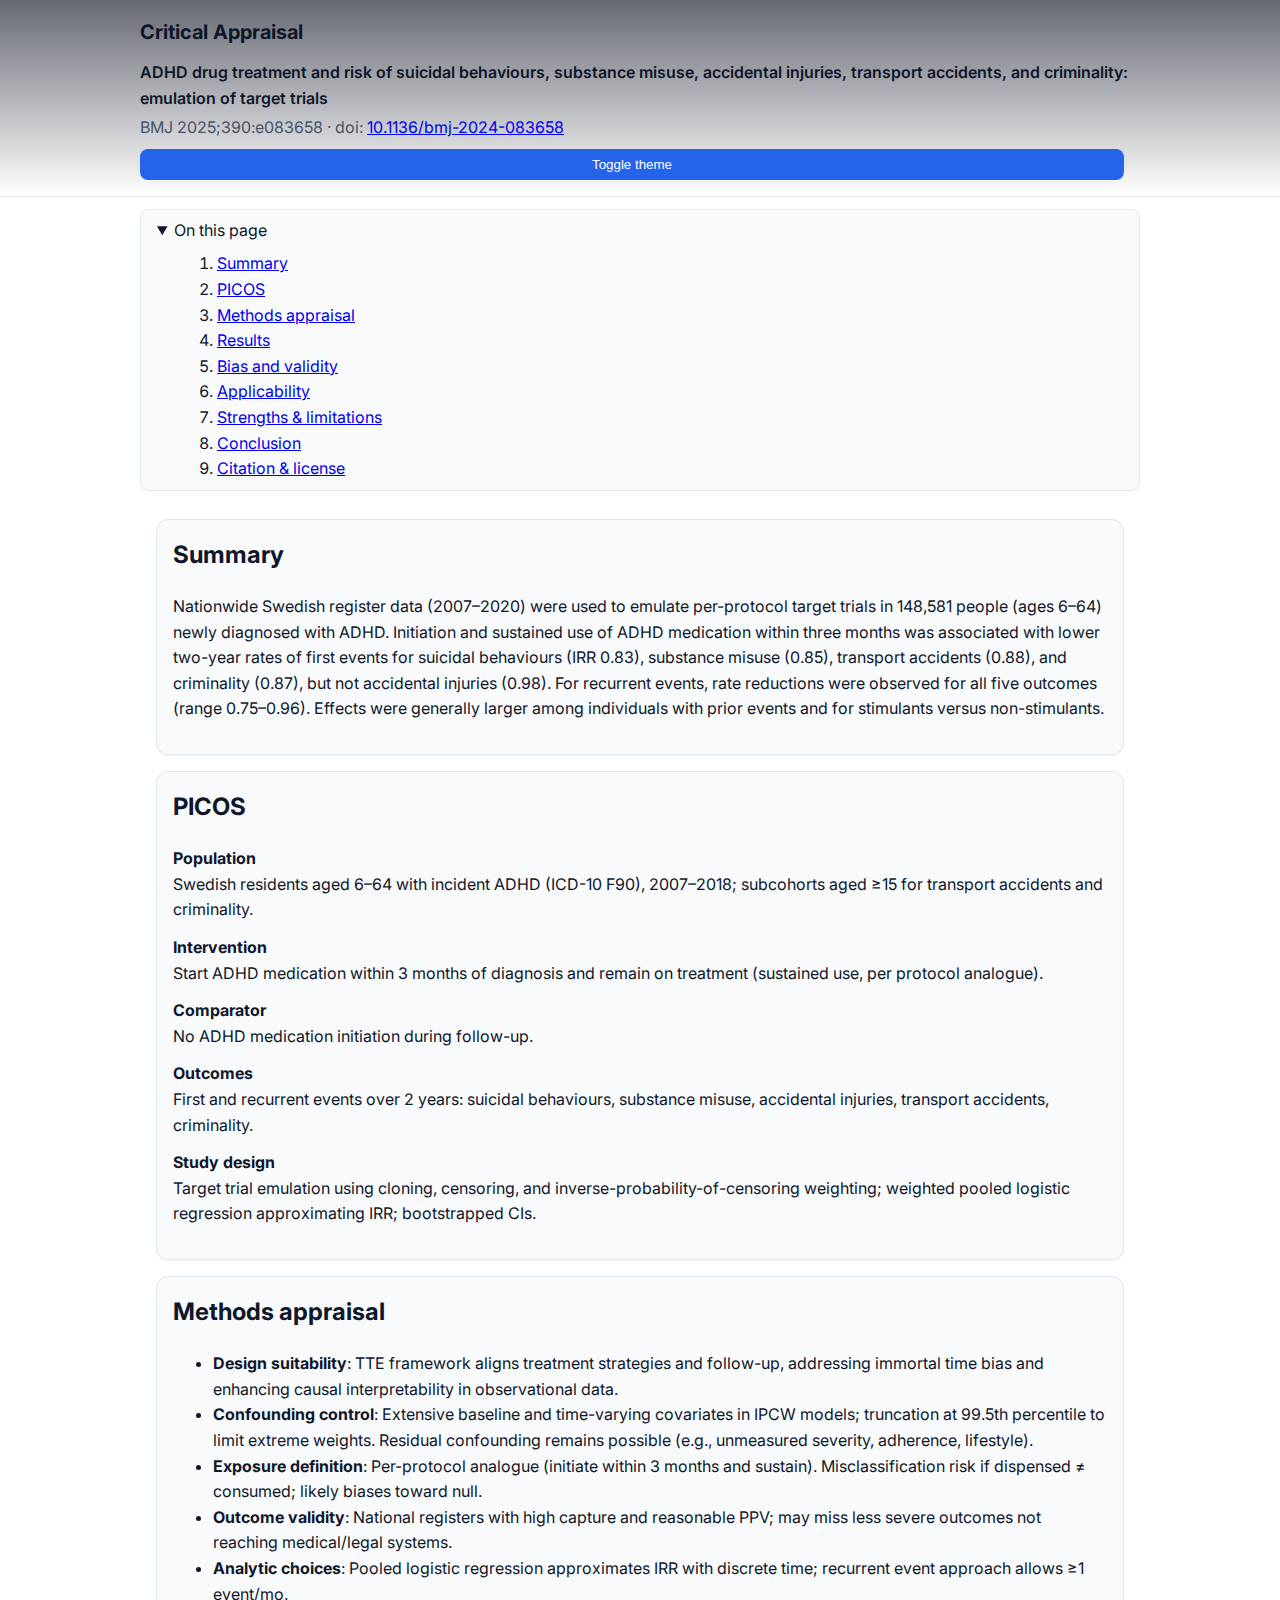
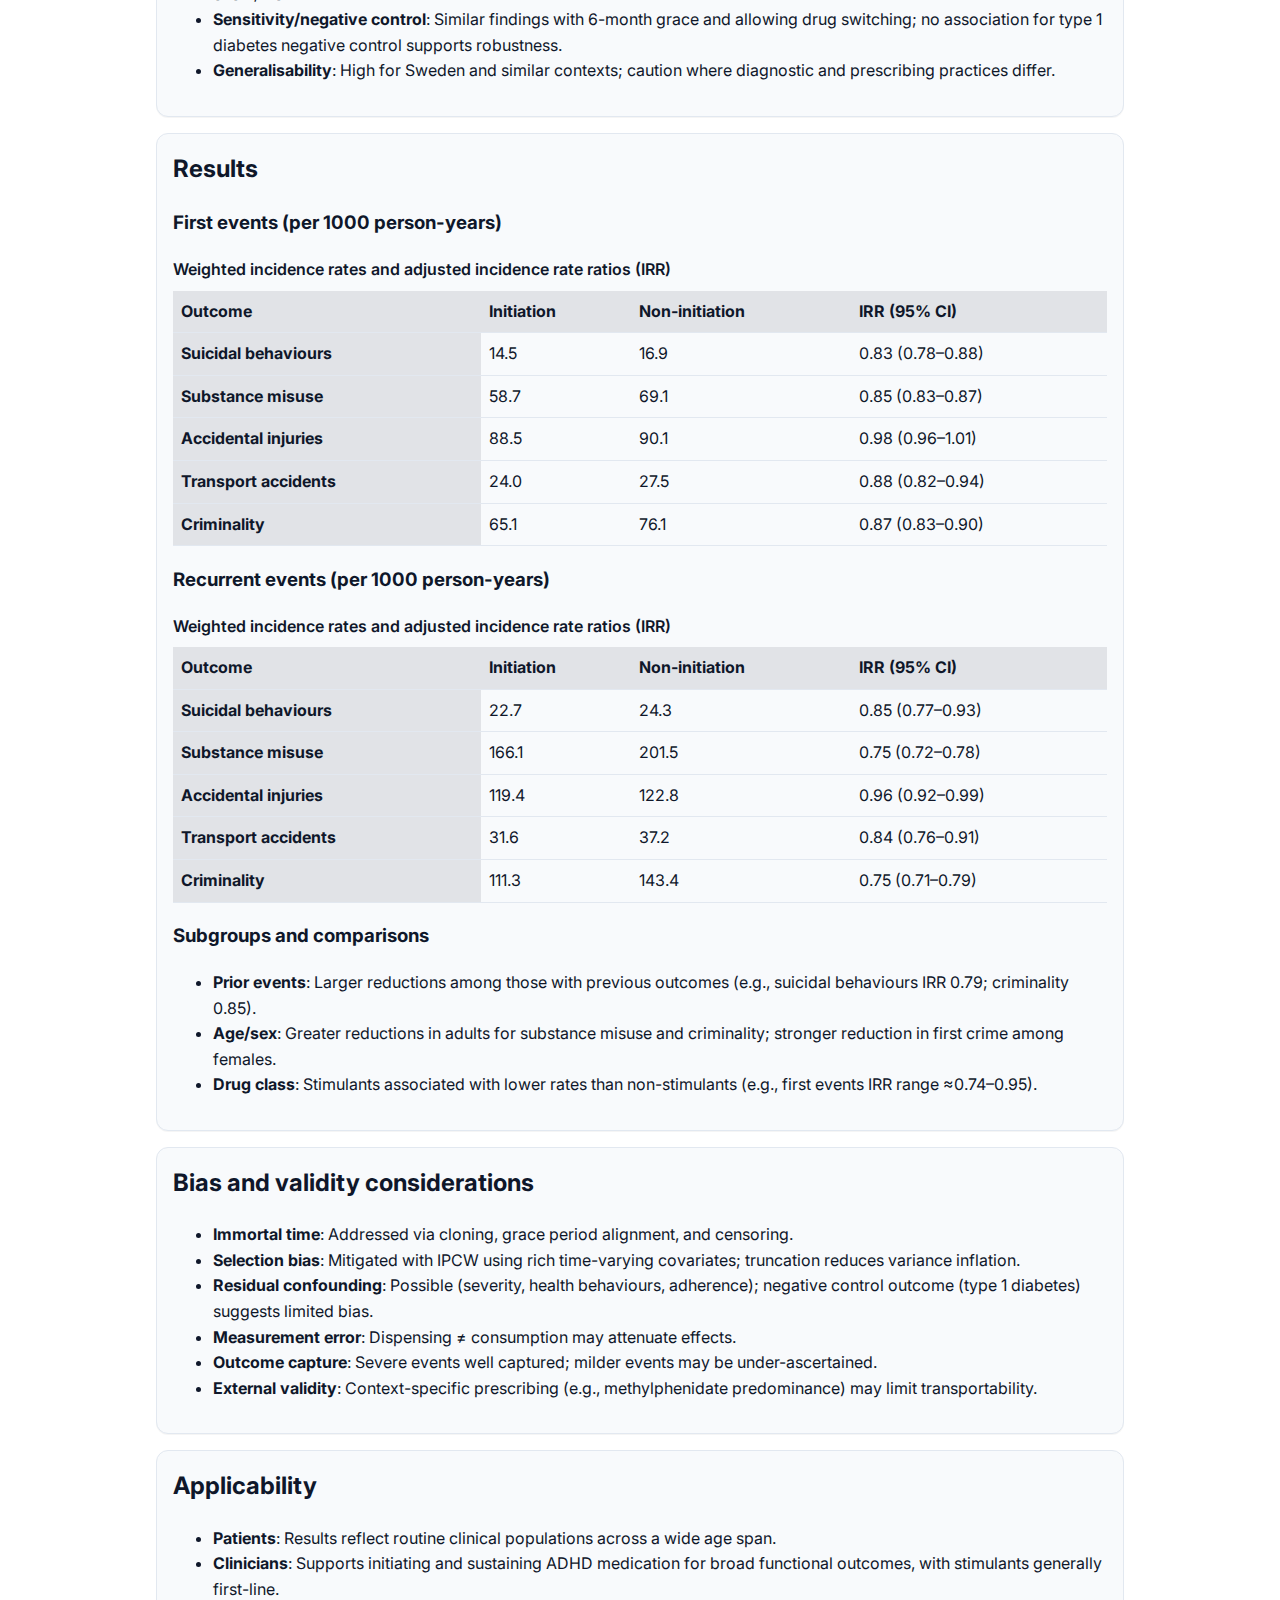
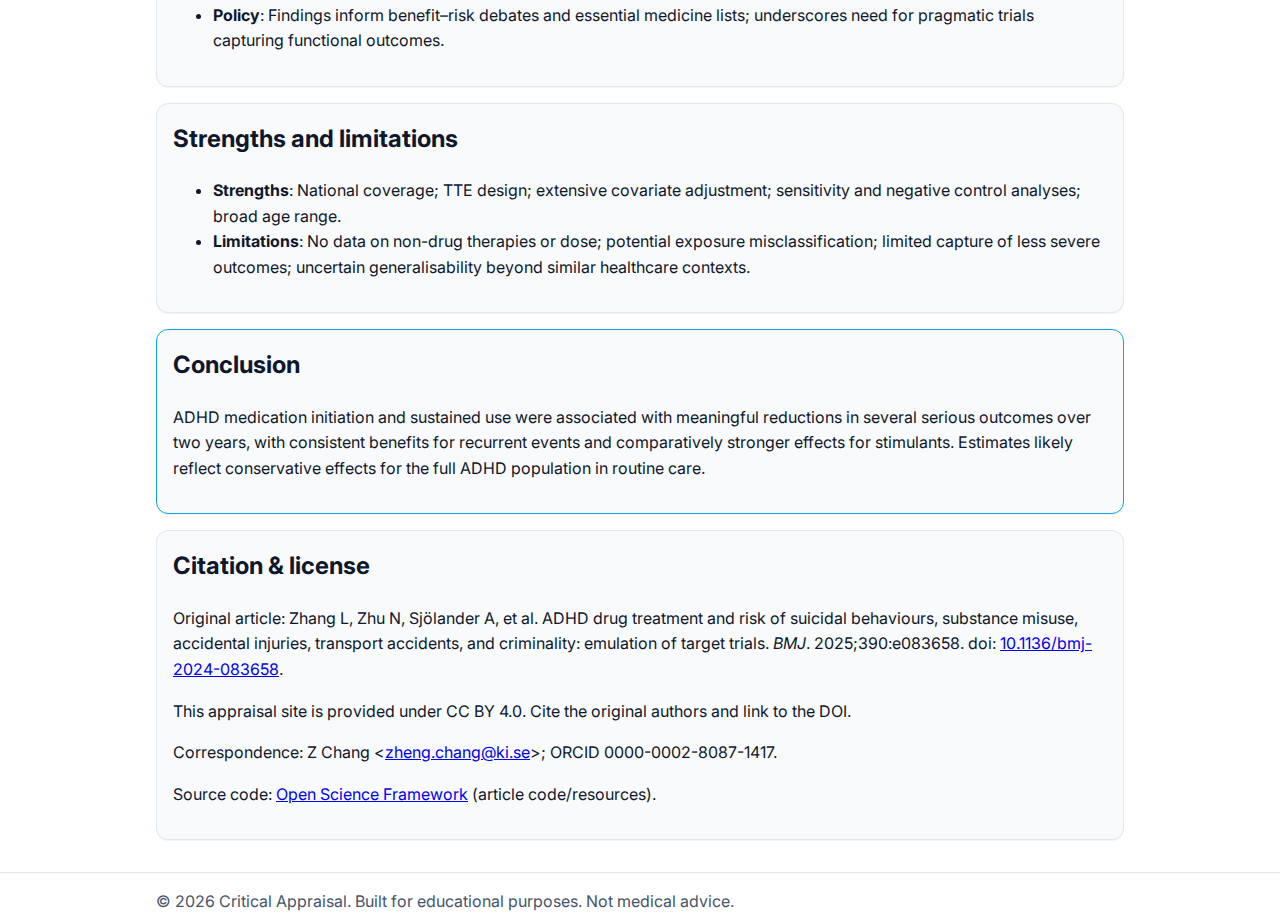
<file: site/index.html>
<!doctype html>
<html lang="en">
<head>
  <meta charset="utf-8" />
  <meta name="viewport" content="width=device-width, initial-scale=1" />
  <title>Critical Appraisal: ADHD Drug Treatment and Adverse Outcomes (BMJ 2025;390:e083658)</title>
  <meta name="description" content="Critical appraisal of BMJ 2025 study emulating target trials to evaluate ADHD drug treatment and risks of suicidal behaviours, substance misuse, accidental injuries, transport accidents, and criminality." />
  <meta name="author" content="Generated by GPT-5 Assistant" />
  <link rel="preconnect" href="https://fonts.googleapis.com">
  <link rel="preconnect" href="https://fonts.gstatic.com" crossorigin>
  <link href="https://fonts.googleapis.com/css2?family=Inter:wght@300;400;500;600;700&display=swap" rel="stylesheet">
  <link rel="stylesheet" href="styles.css" />
</head>
<body>
  <a class="skip-link" href="#main">Skip to content</a>
  <header class="site-header" role="banner">
    <div class="container header-inner">
      <h1 class="site-title">Critical Appraisal</h1>
      <div class="header-meta">
        <p class="study-title">
          ADHD drug treatment and risk of suicidal behaviours, substance misuse, accidental injuries, transport accidents, and criminality: emulation of target trials
        </p>
        <p class="citation">BMJ 2025;390:e083658 · doi: <a href="https://doi.org/10.1136/bmj-2024-083658" target="_blank" rel="noopener">10.1136/bmj-2024-083658</a></p>
      </div>
      <button id="themeToggle" class="btn" aria-pressed="false" aria-label="Toggle dark mode">Toggle theme</button>
    </div>
  </header>

  <nav class="toc container" aria-label="On this page">
    <details open>
      <summary>On this page</summary>
      <ol>
        <li><a href="#summary">Summary</a></li>
        <li><a href="#picos">PICOS</a></li>
        <li><a href="#methods">Methods appraisal</a></li>
        <li><a href="#results">Results</a></li>
        <li><a href="#biases">Bias and validity</a></li>
        <li><a href="#applicability">Applicability</a></li>
        <li><a href="#strengths-limitations">Strengths & limitations</a></li>
        <li><a href="#conclusion">Conclusion</a></li>
        <li><a href="#citation">Citation & license</a></li>
      </ol>
    </details>
  </nav>

  <main id="main" class="container" role="main">
    <section id="summary" class="card">
      <h2>Summary</h2>
      <p>
        Nationwide Swedish register data (2007–2020) were used to emulate per-protocol target trials in 148,581 people (ages 6–64) newly diagnosed with ADHD. Initiation and sustained use of ADHD medication within three months was associated with lower two-year rates of first events for suicidal behaviours (IRR 0.83), substance misuse (0.85), transport accidents (0.88), and criminality (0.87), but not accidental injuries (0.98). For recurrent events, rate reductions were observed for all five outcomes (range 0.75–0.96). Effects were generally larger among individuals with prior events and for stimulants versus non-stimulants.
      </p>
    </section>

    <section id="picos" class="card">
      <h2>PICOS</h2>
      <dl class="picos">
        <dt>Population</dt>
        <dd>Swedish residents aged 6–64 with incident ADHD (ICD-10 F90), 2007–2018; subcohorts aged ≥15 for transport accidents and criminality.</dd>
        <dt>Intervention</dt>
        <dd>Start ADHD medication within 3 months of diagnosis and remain on treatment (sustained use, per protocol analogue).</dd>
        <dt>Comparator</dt>
        <dd>No ADHD medication initiation during follow-up.</dd>
        <dt>Outcomes</dt>
        <dd>First and recurrent events over 2 years: suicidal behaviours, substance misuse, accidental injuries, transport accidents, criminality.</dd>
        <dt>Study design</dt>
        <dd>Target trial emulation using cloning, censoring, and inverse-probability-of-censoring weighting; weighted pooled logistic regression approximating IRR; bootstrapped CIs.</dd>
      </dl>
    </section>

    <section id="methods" class="card">
      <h2>Methods appraisal</h2>
      <ul>
        <li><strong>Design suitability</strong>: TTE framework aligns treatment strategies and follow-up, addressing immortal time bias and enhancing causal interpretability in observational data.</li>
        <li><strong>Confounding control</strong>: Extensive baseline and time-varying covariates in IPCW models; truncation at 99.5th percentile to limit extreme weights. Residual confounding remains possible (e.g., unmeasured severity, adherence, lifestyle).</li>
        <li><strong>Exposure definition</strong>: Per-protocol analogue (initiate within 3 months and sustain). Misclassification risk if dispensed ≠ consumed; likely biases toward null.</li>
        <li><strong>Outcome validity</strong>: National registers with high capture and reasonable PPV; may miss less severe outcomes not reaching medical/legal systems.</li>
        <li><strong>Analytic choices</strong>: Pooled logistic regression approximates IRR with discrete time; recurrent event approach allows ≥1 event/mo.</li>
        <li><strong>Sensitivity/negative control</strong>: Similar findings with 6-month grace and allowing drug switching; no association for type 1 diabetes negative control supports robustness.</li>
        <li><strong>Generalisability</strong>: High for Sweden and similar contexts; caution where diagnostic and prescribing practices differ.</li>
      </ul>
    </section>

    <section id="results" class="card">
      <h2>Results</h2>

      <h3>First events (per 1000 person-years)</h3>
      <div class="table-wrap" role="region" aria-labelledby="tbl-first">
        <table id="tbl-first">
          <caption>Weighted incidence rates and adjusted incidence rate ratios (IRR)</caption>
          <thead>
            <tr>
              <th scope="col">Outcome</th>
              <th scope="col">Initiation</th>
              <th scope="col">Non-initiation</th>
              <th scope="col">IRR (95% CI)</th>
            </tr>
          </thead>
          <tbody>
            <tr>
              <th scope="row">Suicidal behaviours</th>
              <td>14.5</td>
              <td>16.9</td>
              <td>0.83 (0.78–0.88)</td>
            </tr>
            <tr>
              <th scope="row">Substance misuse</th>
              <td>58.7</td>
              <td>69.1</td>
              <td>0.85 (0.83–0.87)</td>
            </tr>
            <tr>
              <th scope="row">Accidental injuries</th>
              <td>88.5</td>
              <td>90.1</td>
              <td>0.98 (0.96–1.01)</td>
            </tr>
            <tr>
              <th scope="row">Transport accidents</th>
              <td>24.0</td>
              <td>27.5</td>
              <td>0.88 (0.82–0.94)</td>
            </tr>
            <tr>
              <th scope="row">Criminality</th>
              <td>65.1</td>
              <td>76.1</td>
              <td>0.87 (0.83–0.90)</td>
            </tr>
          </tbody>
        </table>
      </div>

      <h3>Recurrent events (per 1000 person-years)</h3>
      <div class="table-wrap" role="region" aria-labelledby="tbl-recur">
        <table id="tbl-recur">
          <caption>Weighted incidence rates and adjusted incidence rate ratios (IRR)</caption>
          <thead>
            <tr>
              <th scope="col">Outcome</th>
              <th scope="col">Initiation</th>
              <th scope="col">Non-initiation</th>
              <th scope="col">IRR (95% CI)</th>
            </tr>
          </thead>
          <tbody>
            <tr>
              <th scope="row">Suicidal behaviours</th>
              <td>22.7</td>
              <td>24.3</td>
              <td>0.85 (0.77–0.93)</td>
            </tr>
            <tr>
              <th scope="row">Substance misuse</th>
              <td>166.1</td>
              <td>201.5</td>
              <td>0.75 (0.72–0.78)</td>
            </tr>
            <tr>
              <th scope="row">Accidental injuries</th>
              <td>119.4</td>
              <td>122.8</td>
              <td>0.96 (0.92–0.99)</td>
            </tr>
            <tr>
              <th scope="row">Transport accidents</th>
              <td>31.6</td>
              <td>37.2</td>
              <td>0.84 (0.76–0.91)</td>
            </tr>
            <tr>
              <th scope="row">Criminality</th>
              <td>111.3</td>
              <td>143.4</td>
              <td>0.75 (0.71–0.79)</td>
            </tr>
          </tbody>
        </table>
      </div>

      <h3>Subgroups and comparisons</h3>
      <ul>
        <li><strong>Prior events</strong>: Larger reductions among those with previous outcomes (e.g., suicidal behaviours IRR 0.79; criminality 0.85).</li>
        <li><strong>Age/sex</strong>: Greater reductions in adults for substance misuse and criminality; stronger reduction in first crime among females.</li>
        <li><strong>Drug class</strong>: Stimulants associated with lower rates than non-stimulants (e.g., first events IRR range ≈0.74–0.95).</li>
      </ul>
    </section>

    <section id="biases" class="card">
      <h2>Bias and validity considerations</h2>
      <ul>
        <li><strong>Immortal time</strong>: Addressed via cloning, grace period alignment, and censoring.</li>
        <li><strong>Selection bias</strong>: Mitigated with IPCW using rich time-varying covariates; truncation reduces variance inflation.</li>
        <li><strong>Residual confounding</strong>: Possible (severity, health behaviours, adherence); negative control outcome (type 1 diabetes) suggests limited bias.</li>
        <li><strong>Measurement error</strong>: Dispensing ≠ consumption may attenuate effects.</li>
        <li><strong>Outcome capture</strong>: Severe events well captured; milder events may be under-ascertained.</li>
        <li><strong>External validity</strong>: Context-specific prescribing (e.g., methylphenidate predominance) may limit transportability.</li>
      </ul>
    </section>

    <section id="applicability" class="card">
      <h2>Applicability</h2>
      <ul>
        <li><strong>Patients</strong>: Results reflect routine clinical populations across a wide age span.</li>
        <li><strong>Clinicians</strong>: Supports initiating and sustaining ADHD medication for broad functional outcomes, with stimulants generally first-line.</li>
        <li><strong>Policy</strong>: Findings inform benefit–risk debates and essential medicine lists; underscores need for pragmatic trials capturing functional outcomes.</li>
      </ul>
    </section>

    <section id="strengths-limitations" class="card">
      <h2>Strengths and limitations</h2>
      <ul>
        <li><strong>Strengths</strong>: National coverage; TTE design; extensive covariate adjustment; sensitivity and negative control analyses; broad age range.</li>
        <li><strong>Limitations</strong>: No data on non-drug therapies or dose; potential exposure misclassification; limited capture of less severe outcomes; uncertain generalisability beyond similar healthcare contexts.</li>
      </ul>
    </section>

    <section id="conclusion" class="card emphasis">
      <h2>Conclusion</h2>
      <p>
        ADHD medication initiation and sustained use were associated with meaningful reductions in several serious outcomes over two years, with consistent benefits for recurrent events and comparatively stronger effects for stimulants. Estimates likely reflect conservative effects for the full ADHD population in routine care.
      </p>
    </section>

    <section id="citation" class="card">
      <h2>Citation & license</h2>
      <p>
        Original article: Zhang L, Zhu N, Sjölander A, et al. ADHD drug treatment and risk of suicidal behaviours, substance misuse, accidental injuries, transport accidents, and criminality: emulation of target trials. <em>BMJ</em>. 2025;390:e083658. doi: <a href="https://doi.org/10.1136/bmj-2024-083658" target="_blank" rel="noopener">10.1136/bmj-2024-083658</a>.
      </p>
      <p>
        This appraisal site is provided under CC BY 4.0. Cite the original authors and link to the DOI.
      </p>
      <p>
        Correspondence: Z Chang &lt;<a href="mailto:zheng.chang@ki.se">zheng.chang@ki.se</a>&gt;; ORCID 0000-0002-8087-1417.
      </p>
      <p>
        Source code: <a href="https://osf.io/y7fhj/" target="_blank" rel="noopener">Open Science Framework</a> (article code/resources).
      </p>
    </section>
  </main>

  <footer class="site-footer" role="contentinfo">
    <div class="container">
      <p>
        © <span id="year"></span> Critical Appraisal. Built for educational purposes. Not medical advice.
      </p>
    </div>
  </footer>

  <script src="script.js"></script>
</body>
</html>
</file>
<file: site/styles.css>
/* Base styles */
:root {
  --bg: #ffffff;
  --fg: #0f172a;
  --muted: #475569;
  --card: #f8fafc;
  --border: #e2e8f0;
  --accent: #2563eb;
  --accent-contrast: #ffffff;
  --emphasis: #0ea5e9;
}

@media (prefers-color-scheme: dark) {
  :root {
    --bg: #0b1220;
    --fg: #e5e7eb;
    --muted: #94a3b8;
    --card: #0f172a;
    --border: #1f2937;
    --accent: #60a5fa;
    --accent-contrast: #0b1220;
    --emphasis: #22d3ee;
  }
}

[data-theme="dark"] {
  --bg: #0b1220;
  --fg: #e5e7eb;
  --muted: #94a3b8;
  --card: #0f172a;
  --border: #1f2937;
  --accent: #60a5fa;
  --accent-contrast: #0b1220;
  --emphasis: #22d3ee;
}

* { box-sizing: border-box; }
html, body { height: 100%; }
body {
  margin: 0;
  font-family: Inter, system-ui, -apple-system, Segoe UI, Roboto, Arial, "Apple Color Emoji", "Segoe UI Emoji";
  background: var(--bg);
  color: var(--fg);
  line-height: 1.6;
}

.container {
  width: min(100%, 1000px);
  margin: 0 auto;
  padding: 0 1rem;
}

.skip-link {
  position: absolute;
  left: -9999px;
}
.skip-link:focus {
  left: 1rem;
  top: 1rem;
  background: var(--accent);
  color: var(--accent-contrast);
  padding: .5rem .75rem;
  border-radius: .5rem;
  z-index: 1000;
}

.site-header {
  border-bottom: 1px solid var(--border);
  background: linear-gradient(180deg, rgba(2,6,23,.6), rgba(2,6,23,0)), var(--bg);
  position: sticky;
  top: 0;
  z-index: 10;
}
.header-inner {
  display: grid;
  gap: .5rem 1rem;
  grid-template-columns: 1fr auto;
  align-items: center;
  padding: 1rem 0;
}
.site-title { margin: 0; font-size: 1.25rem; }
.header-meta { grid-column: 1 / -1; }
.study-title { margin: .25rem 0; font-weight: 600; }
.citation { margin: 0; color: var(--muted); }

.btn {
  background: var(--accent);
  color: var(--accent-contrast);
  border: 0;
  padding: .5rem .75rem;
  border-radius: .5rem;
  cursor: pointer;
}
.btn:focus-visible { outline: 3px solid var(--emphasis); outline-offset: 2px; }

.toc {
  padding: .75rem 0;
}
.toc details {
  border: 1px solid var(--border);
  border-radius: .5rem;
  background: var(--card);
  padding: .5rem 1rem;
}
.toc ol {
  margin: .5rem 0 0 1.25rem;
}

.card {
  background: var(--card);
  border: 1px solid var(--border);
  border-radius: .75rem;
  padding: 1rem;
  margin: 1rem 0;
  box-shadow: 0 1px 0 rgba(0,0,0,.04);
}
.card h2 { margin-top: 0; }
.card.emphasis { border-color: var(--emphasis); }

.picos dt {
  font-weight: 700;
}
.picos dd {
  margin: 0 0 .75rem 0;
  color: var(--fg);
}

.table-wrap {
  overflow-x: auto;
}

table {
  width: 100%;
  border-collapse: collapse;
  background: transparent;
}
caption {
  text-align: left;
  font-weight: 600;
  margin-bottom: .5rem;
}
th, td {
  text-align: left;
  padding: .5rem .5rem;
  border-bottom: 1px solid var(--border);
}
th { background: color-mix(in srgb, var(--card) 90%, var(--fg) 10%); }

.site-footer {
  border-top: 1px solid var(--border);
  margin-top: 2rem;
}
.site-footer p {
  color: var(--muted);
}

/* Responsive */
@media (max-width: 720px) {
  .header-inner { grid-template-columns: 1fr; }
  .btn { justify-self: start; }
}

/* Print styles */
@media print {
  :root {
    --bg: #ffffff;
    --fg: #000000;
    --muted: #333333;
    --card: #ffffff;
    --border: #cccccc;
  }
  .site-header, .toc, #themeToggle { display: none !important; }
  .card { box-shadow: none; break-inside: avoid; }
  a[href^="http"]::after { content: " (" attr(href) ")"; font-size: 90%; }
}
</file>
<file: styles.css>
/* Reset and Base Styles */
* {
    margin: 0;
    padding: 0;
    box-sizing: border-box;
}

:root {
    --primary-color: #2563eb;
    --secondary-color: #1e40af;
    --success-color: #059669;
    --warning-color: #d97706;
    --danger-color: #dc2626;
    --text-primary: #1f2937;
    --text-secondary: #6b7280;
    --bg-light: #f9fafb;
    --bg-white: #ffffff;
    --border-color: #e5e7eb;
    --shadow-sm: 0 1px 2px 0 rgba(0, 0, 0, 0.05);
    --shadow-md: 0 4px 6px -1px rgba(0, 0, 0, 0.1);
    --shadow-lg: 0 10px 15px -3px rgba(0, 0, 0, 0.1);
    --shadow-xl: 0 20px 25px -5px rgba(0, 0, 0, 0.1);
}

body {
    font-family: 'Inter', -apple-system, BlinkMacSystemFont, 'Segoe UI', Roboto, sans-serif;
    line-height: 1.6;
    color: var(--text-primary);
    background-color: var(--bg-light);
    overflow-x: hidden;
}

html {
    scroll-behavior: smooth;
}

/* Container */
.container {
    max-width: 1200px;
    margin: 0 auto;
    padding: 0 20px;
}

/* Navigation */
.navbar {
    background: var(--bg-white);
    box-shadow: var(--shadow-sm);
    position: sticky;
    top: 0;
    z-index: 1000;
    border-bottom: 1px solid var(--border-color);
}

.navbar .container {
    display: flex;
    justify-content: space-between;
    align-items: center;
    padding: 1rem 20px;
}

.nav-brand {
    font-size: 1.25rem;
    font-weight: 700;
    color: var(--primary-color);
}

.nav-menu {
    display: flex;
    list-style: none;
    gap: 2rem;
}

.nav-menu a {
    text-decoration: none;
    color: var(--text-secondary);
    font-weight: 500;
    transition: color 0.3s ease;
}

.nav-menu a:hover {
    color: var(--primary-color);
}

.mobile-menu-toggle {
    display: none;
    flex-direction: column;
    background: none;
    border: none;
    cursor: pointer;
    padding: 5px;
}

.mobile-menu-toggle span {
    width: 25px;
    height: 3px;
    background: var(--text-primary);
    margin: 3px 0;
    transition: 0.3s;
}

/* Hero Section */
.hero {
    background: linear-gradient(135deg, #667eea 0%, #764ba2 100%);
    color: white;
    padding: 4rem 0;
    text-align: center;
}

.hero h1 {
    font-size: 2.5rem;
    font-weight: 700;
    margin-bottom: 1rem;
    line-height: 1.2;
}

.hero .subtitle {
    font-size: 1.25rem;
    opacity: 0.95;
    margin-bottom: 1.5rem;
    max-width: 800px;
    margin-left: auto;
    margin-right: auto;
}

.study-meta {
    display: flex;
    justify-content: center;
    gap: 1rem;
    flex-wrap: wrap;
}

.badge {
    background: rgba(255, 255, 255, 0.2);
    padding: 0.5rem 1rem;
    border-radius: 20px;
    font-size: 0.875rem;
    font-weight: 500;
    backdrop-filter: blur(10px);
}

/* Main Content */
.main-content {
    padding: 3rem 0;
}

.section {
    margin-bottom: 4rem;
}

.section h2 {
    font-size: 2rem;
    font-weight: 700;
    margin-bottom: 2rem;
    color: var(--text-primary);
    border-bottom: 3px solid var(--primary-color);
    padding-bottom: 0.5rem;
}

/* Cards */
.card {
    background: var(--bg-white);
    border-radius: 12px;
    padding: 2rem;
    box-shadow: var(--shadow-md);
    margin-bottom: 1.5rem;
    border: 1px solid var(--border-color);
}

.card h3 {
    font-size: 1.5rem;
    font-weight: 600;
    margin-bottom: 1rem;
    color: var(--text-primary);
}

.card h4 {
    font-size: 1.125rem;
    font-weight: 600;
    margin-bottom: 0.75rem;
    color: var(--text-primary);
}

.info-card {
    background: var(--bg-white);
    border-left: 4px solid var(--primary-color);
    padding: 1.5rem;
    margin-bottom: 1.5rem;
    border-radius: 8px;
    box-shadow: var(--shadow-sm);
}

.info-card.highlight {
    background: linear-gradient(to right, #eff6ff, #dbeafe);
    border-left-color: var(--primary-color);
}

/* Grid Layouts */
.grid-2 {
    display: grid;
    grid-template-columns: repeat(auto-fit, minmax(300px, 1fr));
    gap: 1.5rem;
    margin-bottom: 1.5rem;
}

/* Key Points List */
.key-points {
    list-style: none;
    padding-left: 0;
}

.key-points li {
    padding: 0.5rem 0;
    padding-left: 1.5rem;
    position: relative;
}

.key-points li::before {
    content: "▸";
    position: absolute;
    left: 0;
    color: var(--primary-color);
    font-weight: bold;
}

/* Numbered List */
.numbered-list {
    padding-left: 1.5rem;
}

.numbered-list li {
    margin-bottom: 0.75rem;
}

/* Method Box */
.method-box {
    background: var(--bg-light);
    padding: 1.5rem;
    border-radius: 8px;
    margin-top: 1rem;
}

.strategy-box {
    padding: 1.5rem;
    border-radius: 8px;
    border: 2px solid var(--border-color);
}

.strategy-box.initiation {
    background: #ecfdf5;
    border-color: var(--success-color);
}

.strategy-box.non-initiation {
    background: #fef3c7;
    border-color: var(--warning-color);
}

.strategy-box h5 {
    font-size: 1rem;
    font-weight: 600;
    margin-bottom: 0.5rem;
    color: var(--text-primary);
}

/* Medication Stats */
.medication-stats {
    display: flex;
    flex-direction: column;
    gap: 1rem;
}

.med-item {
    display: flex;
    justify-content: space-between;
    align-items: center;
    padding: 1rem;
    background: var(--bg-light);
    border-radius: 8px;
    border-left: 4px solid var(--primary-color);
}

.med-name {
    font-weight: 500;
}

.med-percent {
    font-weight: 700;
    color: var(--primary-color);
    font-size: 1.125rem;
}

/* Results Table */
.results-summary {
    margin-bottom: 2rem;
}

.results-table {
    overflow-x: auto;
}

.results-table table {
    width: 100%;
    border-collapse: collapse;
    background: var(--bg-white);
    border-radius: 8px;
    overflow: hidden;
    box-shadow: var(--shadow-md);
}

.results-table th,
.results-table td {
    padding: 1rem;
    text-align: left;
    border-bottom: 1px solid var(--border-color);
}

.results-table th {
    background: var(--primary-color);
    color: white;
    font-weight: 600;
}

.results-table tbody tr:hover {
    background: var(--bg-light);
}

.results-table tbody tr:last-child td {
    border-bottom: none;
}

.positive-result {
    border-left: 4px solid var(--success-color);
}

.neutral-result {
    border-left: 4px solid var(--text-secondary);
}

/* Appraisal Grid */
.appraisal-grid {
    display: grid;
    grid-template-columns: repeat(auto-fit, minmax(400px, 1fr));
    gap: 2rem;
    margin-bottom: 2rem;
}

.appraisal-box {
    background: var(--bg-white);
    border-radius: 12px;
    padding: 2rem;
    box-shadow: var(--shadow-lg);
}

.appraisal-box.strengths {
    border-top: 5px solid var(--success-color);
}

.appraisal-box.limitations {
    border-top: 5px solid var(--warning-color);
}

.appraisal-box h3 {
    font-size: 1.5rem;
    margin-bottom: 1.5rem;
}

.appraisal-box.strengths h3 {
    color: var(--success-color);
}

.appraisal-box.limitations h3 {
    color: var(--warning-color);
}

.appraisal-box ul {
    list-style: none;
    padding-left: 0;
}

.appraisal-box ul li {
    padding: 0.75rem 0;
    padding-left: 1.75rem;
    position: relative;
    border-bottom: 1px solid var(--border-color);
}

.appraisal-box ul li:last-child {
    border-bottom: none;
}

.appraisal-box.strengths ul li::before {
    content: "✓";
    position: absolute;
    left: 0;
    color: var(--success-color);
    font-weight: bold;
    font-size: 1.25rem;
}

.appraisal-box.limitations ul li::before {
    content: "⚠";
    position: absolute;
    left: 0;
    font-size: 1.125rem;
}

/* Quality Assessment */
.quality-assessment {
    background: linear-gradient(to bottom right, #f9fafb, #f3f4f6);
}

.quality-grid {
    display: grid;
    grid-template-columns: repeat(auto-fit, minmax(250px, 1fr));
    gap: 1.5rem;
    margin-top: 1.5rem;
}

.quality-item {
    background: var(--bg-white);
    padding: 1.5rem;
    border-radius: 8px;
    border: 2px solid var(--border-color);
    text-align: center;
}

.quality-label {
    font-weight: 600;
    margin-bottom: 0.75rem;
    color: var(--text-primary);
}

.quality-rating {
    padding: 0.5rem 1rem;
    border-radius: 20px;
    font-weight: 700;
    font-size: 0.875rem;
    margin-bottom: 0.75rem;
    display: inline-block;
}

.quality-rating.high {
    background: #d1fae5;
    color: var(--success-color);
}

.quality-rating.moderate {
    background: #fed7aa;
    color: var(--warning-color);
}

.quality-note {
    font-size: 0.875rem;
    color: var(--text-secondary);
    margin-top: 0.5rem;
}

/* Evidence Comparison */
.evidence-comparison {
    background: var(--bg-light);
    padding: 1.5rem;
    border-radius: 8px;
    margin-top: 1rem;
}

.comparison-list {
    list-style: none;
    padding-left: 0;
}

.comparison-list li {
    margin-bottom: 1rem;
    padding: 1rem;
    background: var(--bg-white);
    border-radius: 8px;
    border-left: 4px solid var(--primary-color);
}

.comparison-detail {
    display: block;
    color: var(--text-secondary);
    margin-top: 0.25rem;
    font-size: 0.875rem;
}

.interpretation {
    margin-top: 1rem;
    padding: 1rem;
    background: #dbeafe;
    border-radius: 8px;
    border-left: 4px solid var(--primary-color);
}

/* Implications Lists */
.implications-list {
    list-style: none;
    padding-left: 0;
}

.implications-list li {
    padding: 0.75rem 0;
    padding-left: 2rem;
    position: relative;
    border-bottom: 1px solid var(--border-color);
}

.implications-list li:last-child {
    border-bottom: none;
}

.implications-list li::before {
    content: "➤";
    position: absolute;
    left: 0;
    color: var(--primary-color);
    font-weight: bold;
}

.implications {
    border-top: 4px solid var(--primary-color);
}

.policy-implications {
    background: linear-gradient(to right, #fef3c7, #fde68a);
    border-left: 4px solid var(--warning-color);
}

.patient-implications {
    background: linear-gradient(to right, #dbeafe, #bfdbfe);
    border-left: 4px solid var(--primary-color);
}

/* Introduction Card */
.introduction-card {
    background: linear-gradient(to bottom right, #f0f9ff, #e0f2fe);
    border-left: 5px solid var(--primary-color);
    margin-bottom: 2rem;
}

.introduction-card p {
    margin-bottom: 1rem;
    line-height: 1.8;
}

.introduction-card p:last-child {
    margin-bottom: 0;
}

/* Methodology Explanation */
.method-explanation {
    background: linear-gradient(to right, #fef3c7, #fde68a);
    border-left: 5px solid var(--warning-color);
    padding: 1.5rem;
    margin: 1.5rem 0;
    border-radius: 8px;
}

.method-explanation h4 {
    color: var(--warning-color);
    margin-bottom: 1rem;
    font-size: 1.125rem;
}

.method-explanation p {
    margin-bottom: 0.75rem;
    line-height: 1.7;
}

.method-explanation ul {
    margin-top: 0.5rem;
    padding-left: 1.5rem;
}

.method-explanation li {
    margin-bottom: 0.5rem;
    line-height: 1.6;
}

.step-by-step {
    background: white;
    padding: 1.5rem;
    border-radius: 8px;
    margin-top: 1rem;
    border: 2px solid var(--border-color);
}

.step-item {
    padding: 1.25rem;
    margin-bottom: 1rem;
    background: var(--bg-light);
    border-radius: 8px;
    border-left: 4px solid var(--primary-color);
}

.step-item:last-child {
    margin-bottom: 0;
}

.step-item h5 {
    color: var(--primary-color);
    font-size: 1.125rem;
    margin-bottom: 0.75rem;
}

.step-item p {
    margin-bottom: 0.5rem;
    line-height: 1.7;
}

.example-box {
    background: #e0f2fe;
    padding: 1rem;
    border-radius: 6px;
    margin-top: 0.75rem;
    font-style: italic;
    border-left: 3px solid var(--primary-color);
}

/* Note Styles */
.note {
    font-size: 0.875rem;
    color: var(--text-secondary);
    font-style: italic;
    margin-top: 0.5rem;
    padding: 0.75rem;
    background: var(--bg-light);
    border-radius: 6px;
}

/* Footer */
.footer {
    background: var(--text-primary);
    color: white;
    padding: 3rem 0 1rem;
    margin-top: 4rem;
}

.footer-content {
    display: grid;
    grid-template-columns: repeat(auto-fit, minmax(250px, 1fr));
    gap: 2rem;
    margin-bottom: 2rem;
}

.footer-section h4 {
    margin-bottom: 1rem;
    font-size: 1.125rem;
}

.footer-section p {
    font-size: 0.875rem;
    line-height: 1.6;
    opacity: 0.9;
}

.footer-section ul {
    list-style: none;
    padding: 0;
}

.footer-section ul li {
    margin-bottom: 0.5rem;
    font-size: 0.875rem;
}

.footer-section a {
    color: white;
    text-decoration: none;
    opacity: 0.8;
    transition: opacity 0.3s;
}

.footer-section a:hover {
    opacity: 1;
    text-decoration: underline;
}

.footer-bottom {
    border-top: 1px solid rgba(255, 255, 255, 0.1);
    padding-top: 1.5rem;
    text-align: center;
    font-size: 0.875rem;
    opacity: 0.8;
}

/* Responsive Design */
@media (max-width: 768px) {
    .nav-menu {
        display: none;
        position: absolute;
        top: 100%;
        left: 0;
        right: 0;
        background: var(--bg-white);
        flex-direction: column;
        padding: 1rem;
        box-shadow: var(--shadow-lg);
        gap: 0;
    }

    .nav-menu.active {
        display: flex;
    }

    .nav-menu li {
        padding: 0.75rem 0;
        border-bottom: 1px solid var(--border-color);
    }

    .nav-menu li:last-child {
        border-bottom: none;
    }

    .mobile-menu-toggle {
        display: flex;
    }

    .hero h1 {
        font-size: 1.75rem;
    }

    .hero .subtitle {
        font-size: 1rem;
    }

    .section h2 {
        font-size: 1.5rem;
    }

    .grid-2 {
        grid-template-columns: 1fr;
    }

    .appraisal-grid {
        grid-template-columns: 1fr;
    }

    .results-table {
        font-size: 0.875rem;
    }

    .results-table th,
    .results-table td {
        padding: 0.5rem;
    }

    .card {
        padding: 1.5rem;
    }
}

/* Print Styles */
@media print {
    .navbar,
    .mobile-menu-toggle,
    .footer {
        display: none;
    }

    .hero {
        background: none;
        color: var(--text-primary);
    }

    .section {
        page-break-inside: avoid;
    }

    .card {
        box-shadow: none;
        border: 1px solid var(--border-color);
    }
}

/* Animations */
@keyframes fadeIn {
    from {
        opacity: 0;
        transform: translateY(20px);
    }
    to {
        opacity: 1;
        transform: translateY(0);
    }
}

.card,
.info-card {
    animation: fadeIn 0.5s ease-out;
}

/* Smooth scrolling for all browsers */
@media (prefers-reduced-motion: no-preference) {
    html {
        scroll-behavior: smooth;
    }
}
</file>
